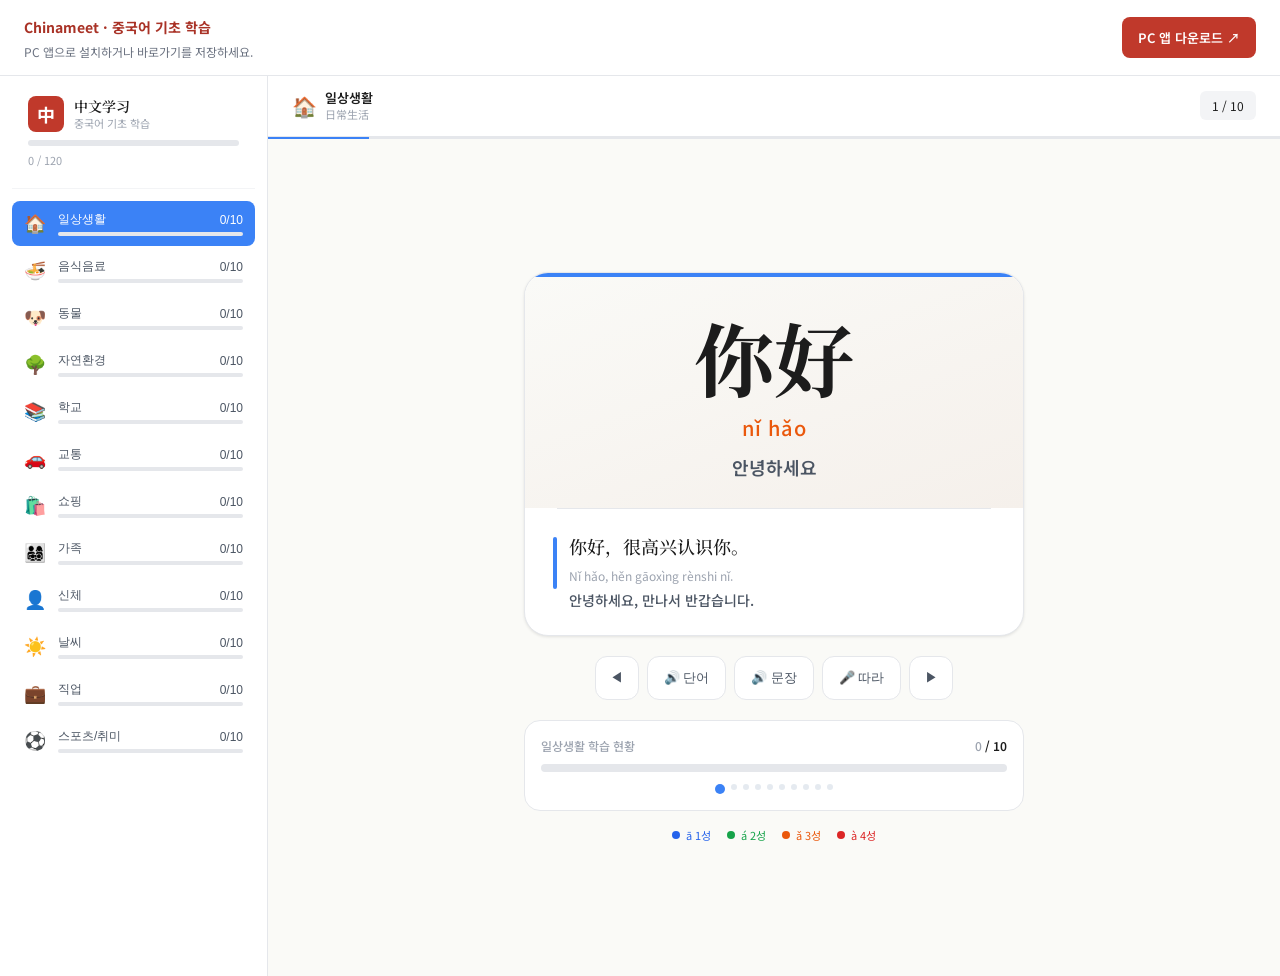
<file: index.html>
<!DOCTYPE html>
<html lang="ko">
<head>
    <meta charset="UTF-8">
    <meta name="viewport" content="width=device-width, initial-scale=1.0">
    <title>中文学习 - 중국어 기초 학습</title>
    <link rel="preconnect" href="https://fonts.googleapis.com">
    <link rel="preconnect" href="https://fonts.gstatic.com" crossorigin>
    <link href="https://fonts.googleapis.com/css2?family=Noto+Sans+KR:wght@400;500;600;700&family=Noto+Serif+SC:wght@400;600;700&family=Noto+Sans+SC:wght@400;500&display=swap" rel="stylesheet">
    <style>
        * {
            margin: 0;
            padding: 0;
            box-sizing: border-box;
        }

        body {
            font-family: 'Noto Sans KR', sans-serif;
            background: #FAFAF7;
            color: #1C1C1C;
            overflow-x: hidden;
        }

        .container {
            display: flex;
            min-height: 100vh;
        }

        /* 사이드바 */
        .sidebar {
            width: 268px;
            background: white;
            border-right: 1px solid #E5E7EB;
            overflow-y: auto;
            padding: 20px 12px;
            flex-shrink: 0;
        }

        .sidebar-header {
            padding: 0 16px 20px;
            border-bottom: 1px solid #F3F4F6;
            margin-bottom: 12px;
        }

        .sidebar-title {
            display: flex;
            align-items: center;
            gap: 10px;
            margin-bottom: 8px;
        }

        .sidebar-badge {
            width: 36px;
            height: 36px;
            background: #C0392B;
            color: white;
            border-radius: 8px;
            display: flex;
            align-items: center;
            justify-content: center;
            font-size: 18px;
            font-weight: bold;
        }

        .sidebar-title h1 {
            font-size: 14px;
            font-weight: 600;
            line-height: 1.2;
            font-family: 'Noto Serif SC', serif;
        }

        .sidebar-title p {
            font-size: 11px;
            color: #9CA3AF;
        }

        .progress-bar {
            width: 100%;
            height: 6px;
            background: #E5E7EB;
            border-radius: 3px;
            overflow: hidden;
            margin-top: 8px;
        }

        .progress-fill {
            height: 100%;
            background: #C0392B;
            width: 0%;
            transition: width 0.5s ease;
        }

        .categories {
            display: flex;
            flex-direction: column;
            gap: 2px;
        }

        .category-btn {
            display: flex;
            align-items: center;
            gap: 12px;
            padding: 10px 12px;
            border-radius: 8px;
            border: none;
            background: transparent;
            cursor: pointer;
            text-align: left;
            transition: all 0.15s;
            font-size: 13px;
            color: #4B5563;
        }

        .category-btn:hover {
            background: #F9FAFB;
        }

        .category-btn.active {
            color: white;
        }

        .category-btn .emoji {
            font-size: 18px;
            flex-shrink: 0;
        }

        .category-info {
            flex: 1;
            min-width: 0;
        }

        .category-name {
            font-size: 12px;
            font-weight: 500;
            margin-bottom: 4px;
            display: flex;
            justify-content: space-between;
            align-items: center;
        }

        .category-progress {
            width: 100%;
            height: 4px;
            background: #E5E7EB;
            border-radius: 2px;
            overflow: hidden;
        }

        .category-progress-fill {
            height: 100%;
            transition: width 0.5s ease;
        }

        /* 메인 콘텐츠 */
        .main {
            flex: 1;
            display: flex;
            flex-direction: column;
            min-w-0;
        }

        .header {
            background: white;
            border-bottom: 1px solid #E5E7EB;
            padding: 14px 24px;
            display: flex;
            align-items: center;
            justify-content: space-between;
            position: sticky;
            top: 0;
            z-index: 20;
        }

        .header-left {
            display: flex;
            align-items: center;
            gap: 12px;
        }

        .header-category {
            display: flex;
            align-items: center;
            gap: 8px;
        }

        .header-category .emoji {
            font-size: 20px;
        }

        .header-category-info h2 {
            font-size: 13px;
            font-weight: 600;
            line-height: 1.2;
        }

        .header-category-info p {
            font-size: 11px;
            color: #9CA3AF;
        }

        .header-right {
            display: flex;
            align-items: center;
            gap: 12px;
        }

        .progress-counter {
            background: #F3F4F6;
            border-radius: 6px;
            padding: 6px 12px;
            font-size: 12px;
        }

        .progress-counter strong {
            color: #1C1C1C;
        }

        .progress-bar-top {
            height: 2px;
            background: #E5E7EB;
        }

        .progress-bar-top-fill {
            height: 100%;
            transition: width 0.4s ease;
        }

        /* 메인 카드 영역 */
        .content {
            flex: 1;
            display: flex;
            align-items: center;
            justify-content: center;
            padding: 24px 16px;
            overflow-y: auto;
        }

        .card-wrapper {
            width: 100%;
            max-width: 500px;
        }

        .card {
            background: white;
            border-radius: 24px;
            box-shadow: 0 1px 3px rgba(0,0,0,0.1);
            border: 1px solid #E5E7EB;
            overflow: hidden;
        }

        .card-top {
            padding: 40px 32px 28px;
            background: linear-gradient(160deg, #FAFAF7 0%, #F5F0EB 100%);
            text-align: center;
            position: relative;
        }

        .card-top::before {
            content: '';
            position: absolute;
            top: 0;
            left: 0;
            right: 0;
            height: 4px;
        }

        .card-chinese {
            font-family: 'Noto Serif SC', serif;
            font-size: 80px;
            font-weight: bold;
            margin-bottom: 16px;
            line-height: 1;
            color: #1C1C1C;
        }

        .card-pinyin {
            font-family: 'Noto Sans SC', sans-serif;
            font-size: 20px;
            font-weight: 500;
            margin-bottom: 12px;
            letter-spacing: 0.05em;
        }

        .card-meaning {
            font-size: 18px;
            font-weight: 600;
            color: #4B5563;
        }

        .card-divider {
            height: 1px;
            background: #E5E7EB;
            margin: 0 32px;
        }

        .card-bottom {
            padding: 24px 28px;
        }

        .sentence-container {
            display: flex;
            gap: 12px;
        }

        .sentence-bar {
            width: 4px;
            border-radius: 2px;
            flex-shrink: 0;
            margin-top: 4px;
            height: 52px;
        }

        .sentence-content {
            flex: 1;
            min-width: 0;
        }

        .sentence-text {
            font-family: 'Noto Serif SC', serif;
            font-size: 18px;
            font-weight: 500;
            color: #1C1C1C;
            margin-bottom: 8px;
            line-height: 1.5;
        }

        .sentence-pinyin {
            font-size: 12px;
            color: #9CA3AF;
            margin-bottom: 6px;
            line-height: 1.4;
        }

        .sentence-meaning {
            font-size: 14px;
            color: #4B5563;
            font-weight: 500;
            line-height: 1.4;
        }

        /* 컨트롤 버튼 */
        .controls {
            display: flex;
            align-items: center;
            justify-content: center;
            gap: 8px;
            margin-top: 20px;
            flex-wrap: wrap;
        }

        button {
            border: none;
            border-radius: 12px;
            cursor: pointer;
            font-size: 13px;
            font-weight: 500;
            transition: all 0.15s;
            display: flex;
            align-items: center;
            gap: 6px;
        }

        .btn-nav {
            width: 44px;
            height: 44px;
            background: white;
            border: 1px solid #E5E7EB;
            color: #4B5563;
            display: flex;
            align-items: center;
            justify-content: center;
            padding: 0;
        }

        .btn-nav:hover {
            border-color: #D1D5DB;
        }

        .btn-action {
            height: 44px;
            padding: 0 16px;
            background: white;
            border: 1px solid #E5E7EB;
            color: #4B5563;
        }

        .btn-action:hover {
            border-color: #D1D5DB;
        }

        .btn-action.active {
            color: white;
        }

        .btn-action.listening {
            background: #C0392B;
            border-color: #C0392B;
        }

        /* 진행 상황 */
        .stats {
            margin-top: 20px;
            background: white;
            border-radius: 16px;
            border: 1px solid #E5E7EB;
            padding: 16px;
        }

        .stats-header {
            display: flex;
            justify-content: space-between;
            align-items: center;
            margin-bottom: 10px;
            font-size: 12px;
        }

        .stats-header span:first-child {
            color: #9CA3AF;
            font-weight: 500;
        }

        .stats-header span:last-child {
            color: #1C1C1C;
            font-weight: 600;
        }

        .stats-bar {
            width: 100%;
            height: 8px;
            background: #E5E7EB;
            border-radius: 4px;
            overflow: hidden;
            margin-bottom: 12px;
        }

        .stats-fill {
            height: 100%;
            transition: width 0.5s ease;
        }

        .word-dots {
            display: flex;
            flex-wrap: wrap;
            gap: 6px;
            justify-content: center;
            max-height: 64px;
            overflow: hidden;
        }

        .dot {
            width: 6px;
            height: 6px;
            border-radius: 50%;
            cursor: pointer;
            transition: all 0.2s;
        }

        .dot:hover {
            transform: scale(1.5);
        }

        .tone-legend {
            display: flex;
            justify-content: center;
            gap: 16px;
            flex-wrap: wrap;
            margin-top: 16px;
            font-size: 11px;
            color: #9CA3AF;
        }

        .tone-item {
            display: flex;
            align-items: center;
            gap: 6px;
        }

        .tone-dot {
            width: 8px;
            height: 8px;
            border-radius: 50%;
        }

        /* 반응형 */
        @media (max-width: 768px) {
            .sidebar {
                width: 100%;
                max-height: 40vh;
                border-right: none;
                border-bottom: 1px solid #E5E7EB;
                overflow-x: auto;
                display: flex;
                flex-direction: column;
            }

            .container {
                flex-direction: column;
            }

            .main {
                flex: 1;
            }

            .card-chinese {
                font-size: 60px;
            }

            .card-top {
                padding: 32px 24px 20px;
            }

            .header {
                padding: 12px 16px;
                font-size: 12px;
            }

            .content {
                padding: 16px 12px;
            }

            .card-wrapper {
                max-width: 100%;
            }

            .controls {
                gap: 6px;
            }

            .btn-action {
                padding: 0 12px;
                font-size: 12px;
            }
        }

        @media (max-width: 480px) {
            .card-chinese {
                font-size: 48px;
            }

            .card-pinyin {
                font-size: 16px;
            }

            .card-meaning {
                font-size: 16px;
            }

            .sentence-text {
                font-size: 16px;
            }

            .btn-nav {
                width: 40px;
                height: 40px;
            }

            .btn-action {
                height: 40px;
                padding: 0 10px;
                font-size: 11px;
            }
        }

        /* 성공 파티클 */
        .particles {
            position: fixed;
            top: 0;
            left: 0;
            width: 100%;
            height: 100%;
            pointer-events: none;
            z-index: 999;
        }

        .particle {
            position: absolute;
            pointer-events: none;
        }

        /* 토스트 알림 */
        .toast {
            position: fixed;
            bottom: 20px;
            right: 20px;
            background: white;
            padding: 16px 20px;
            border-radius: 8px;
            box-shadow: 0 4px 12px rgba(0,0,0,0.15);
            z-index: 1000;
            animation: slideIn 0.3s ease;
            max-width: 300px;
        }

        .toast.success {
            border-left: 4px solid #27AE60;
            background: #F0FDF4;
            color: #27AE60;
        }

        .toast.error {
            border-left: 4px solid #DC2626;
            background: #FEF2F2;
            color: #DC2626;
        }

        @keyframes slideIn {
            from {
                transform: translateX(400px);
                opacity: 0;
            }
            to {
                transform: translateX(0);
                opacity: 1;
            }
        }

        @keyframes slideOut {
            from {
                transform: translateX(0);
                opacity: 1;
            }
            to {
                transform: translateX(400px);
                opacity: 0;
            }
        }

        .toast.hide {
            animation: slideOut 0.3s ease forwards;
        }
    </style>

    <meta name="theme-color" content="#C0392B">
    <meta name="apple-mobile-web-app-capable" content="yes">
    <meta name="apple-mobile-web-app-title" content="Chinameet">
    <link rel="manifest" href="./manifest.webmanifest">
    <link rel="icon" type="image/png" href="./icons/app-192.png">
    <link rel="apple-touch-icon" href="./icons/apple-touch-icon.png">
    <script src="./install-capture.js"></script>
    <link rel="stylesheet" href="./app.css?v=android-install-3">
    <script defer src="./install.js?v=android-install-3"></script>
</head>
<body>
    <section class="cm-install" aria-label="Chinameet 앱 다운로드">
        <div><strong>Chinameet · 중국어 기초 학습</strong><p id="installStatus" role="status">홈 화면에 추가하고 간편하게 학습하세요.</p></div>
        <div class="cm-actions"><button id="installButton" type="button">앱 설치하기 ↗</button><a id="pcShortcut" href="#" download="Chinameet.url" hidden>PC 바로가기 저장 ↓</a></div>
    </section>
    <dialog id="installDialog" aria-labelledby="installTitle">
        <div class="cm-dialog-top"><h2 id="installTitle">Chinameet 설치 안내</h2><button id="closeGuide" type="button" aria-label="설치 안내 닫기">×</button></div>
        <p id="installGuide"></p><ol id="installSteps"></ol><p>발음·음성 인식 지원은 기기와 브라우저에 따라 다릅니다. 따라 말하기에는 마이크 권한과 인터넷 연결이 필요할 수 있어요.</p>
        <button id="installRetry" class="cm-download" type="button" hidden>앱 설치하기 ↗</button>
        <a id="androidChrome" class="cm-download" href="#" hidden>Chrome에서 열기 ↗</a>
        <a id="pcDownload" class="cm-download" href="#" download="Chinameet.url" hidden>PC 바로가기 파일 저장 ↓</a>
    </dialog>
    <div class="container">
        <!-- 사이드바 -->
        <div class="sidebar">
            <div class="sidebar-header">
                <div class="sidebar-title">
                    <div class="sidebar-badge">中</div>
                    <div>
                        <h1>中文学习</h1>
                        <p>중국어 기초 학습</p>
                    </div>
                </div>
                <div class="progress-bar">
                    <div class="progress-fill" id="totalProgressFill"></div>
                </div>
                <div style="font-size: 11px; color: #9CA3AF; margin-top: 6px;">
                    <span id="totalLearned">0</span> / <span id="totalWords">580</span>
                </div>
            </div>

            <div class="categories" id="categoriesContainer"></div>
        </div>

        <!-- 메인 콘텐츠 -->
        <div class="main">
            <!-- 헤더 -->
            <div class="header">
                <div class="header-left">
                    <div class="header-category">
                        <span class="emoji" id="headerEmoji"></span>
                        <div class="header-category-info">
                            <h2 id="headerName"></h2>
                            <p id="headerNameZh"></p>
                        </div>
                    </div>
                </div>
                <div class="header-right">
                    <div class="progress-counter">
                        <span id="currentIndex">1</span> / <span id="totalIndex">90</span>
                    </div>
                </div>
            </div>

            <div class="progress-bar-top">
                <div class="progress-bar-top-fill" id="categoryProgressFill"></div>
            </div>

            <!-- 메인 카드 -->
            <div class="content">
                <div class="card-wrapper">
                    <div class="card">
                        <div class="card-top" id="cardTop">
                            <div class="card-chinese" id="cardChinese">你好</div>
                            <div class="card-pinyin" id="cardPinyin" style="color: #2563EB;">nǐ hǎo</div>
                            <div class="card-meaning" id="cardMeaning">안녕하세요</div>
                        </div>

                        <div class="card-divider"></div>

                        <div class="card-bottom">
                            <div class="sentence-container">
                                <div class="sentence-bar" id="sentenceBar"></div>
                                <div class="sentence-content">
                                    <div class="sentence-text" id="sentenceText">你好，很高兴认识你。</div>
                                    <div class="sentence-pinyin" id="sentencePinyin">Nǐ hǎo, hěn gāoxìng rènshi nǐ.</div>
                                    <div class="sentence-meaning" id="sentenceMeaning">안녕하세요, 만나서 반갑습니다.</div>
                                </div>
                            </div>
                        </div>
                    </div>

                    <!-- 컨트롤 버튼 -->
                    <div class="controls">
                        <button class="btn-nav" id="prevBtn" title="이전 (←)">◀</button>
                        <button class="btn-action" id="playWordBtn" title="단어 발음">🔊 단어</button>
                        <button class="btn-action" id="playSentenceBtn" title="문장 발음">🔊 문장</button>
                        <button class="btn-action" id="listenBtn" title="따라하기 (R)">🎤 따라</button>
                        <button class="btn-nav" id="nextBtn" title="다음 (→)">▶</button>
                    </div>

                    <!-- 진행 상황 -->
                    <div class="stats">
                        <div class="stats-header">
                            <span id="statsLabel"></span>
                            <span><span id="categoryLearned">0</span> / <span id="categoryTotal">90</span></span>
                        </div>
                        <div class="stats-bar">
                            <div class="stats-fill" id="categoryStatsFill"></div>
                        </div>
                        <div class="word-dots" id="wordDots"></div>
                    </div>

                    <!-- 성조 범례 -->
                    <div class="tone-legend">
                        <div class="tone-item">
                            <div class="tone-dot" style="background: #2563EB;"></div>
                            <span style="color: #2563EB;">ā 1성</span>
                        </div>
                        <div class="tone-item">
                            <div class="tone-dot" style="background: #16A34A;"></div>
                            <span style="color: #16A34A;">á 2성</span>
                        </div>
                        <div class="tone-item">
                            <div class="tone-dot" style="background: #EA580C;"></div>
                            <span style="color: #EA580C;">ǎ 3성</span>
                        </div>
                        <div class="tone-item">
                            <div class="tone-dot" style="background: #DC2626;"></div>
                            <span style="color: #DC2626;">à 4성</span>
                        </div>
                    </div>
                </div>
            </div>
        </div>
    </div>

    <div class="particles" id="particles"></div>

    <script>
        // 중국어 단어 데이터
        const categories = [
            {
                id: "daily",
                name: "일상생활",
                nameZh: "日常生活",
                emoji: "🏠",
                color: "#3B82F6",
                words: [
                    {id:"d001",word:"你好",pinyin:"nǐ hǎo",meaning:"안녕하세요",sentence:"你好，很高兴认识你。",sentencePinyin:"Nǐ hǎo, hěn gāoxìng rènshi nǐ.",sentenceMeaning:"안녕하세요, 만나서 반갑습니다."},
                    {id:"d002",word:"谢谢",pinyin:"xièxiè",meaning:"감사합니다",sentence:"谢谢你的帮助。",sentencePinyin:"Xièxiè nǐ de bāngzhù.",sentenceMeaning:"당신의 도움을 감사합니다."},
                    {id:"d003",word:"对不起",pinyin:"duìbù qǐ",meaning:"죄송합니다",sentence:"对不起，我迟到了。",sentencePinyin:"Duìbù qǐ, wǒ chídào le.",sentenceMeaning:"죄송합니다, 저는 늦었습니다."},
                    {id:"d004",word:"没关系",pinyin:"méi guānxi",meaning:"괜찮습니다",sentence:"没关系，下次准时来。",sentencePinyin:"Méi guānxi, xiàcì zhǔnshí lái.",sentenceMeaning:"괜찮습니다, 다음에 정시에 오세요."},
                    {id:"d005",word:"早上好",pinyin:"zǎoshang hǎo",meaning:"좋은 아침",sentence:"早上好！今天天气真好。",sentencePinyin:"Zǎoshang hǎo! Jīntiān tiānqì zhēn hǎo.",sentenceMeaning:"좋은 아침입니다! 오늘 날씨가 정말 좋습니다."},
                    {id:"d006",word:"晚安",pinyin:"wǎn ān",meaning:"안녕히 주무세요",sentence:"晚安，明天见。",sentencePinyin:"Wǎn ān, míngtiān jiàn.",sentenceMeaning:"안녕히 주무세요, 내일 봐요."},
                    {id:"d007",word:"再见",pinyin:"zàijiàn",meaning:"안녕히 가세요",sentence:"再见！下周见。",sentencePinyin:"Zàijiàn! Xiàzhōu jiàn.",sentenceMeaning:"안녕히 가세요! 다음 주에 봐요."},
                    {id:"d008",word:"请",pinyin:"qǐng",meaning:"부탁합니다",sentence:"请坐。",sentencePinyin:"Qǐng zuò.",sentenceMeaning:"앉으세요."},
                    {id:"d009",word:"好的",pinyin:"hǎo de",meaning:"좋습니다",sentence:"好的，我明白了。",sentencePinyin:"Hǎo de, wǒ míngbai le.",sentenceMeaning:"좋습니다, 저는 이해했습니다."},
                    {id:"d010",word:"不好意思",pinyin:"búhǎo yìsi",meaning:"미안합니다/부끄럽습니다",sentence:"不好意思，我不知道。",sentencePinyin:"Búhǎo yìsi, wǒ búzhīdào.",sentenceMeaning:"미안합니다, 저는 모릅니다."}
                ]
            },
            {
                id: "food",
                name: "음식음료",
                nameZh: "食物饮料",
                emoji: "🍜",
                color: "#F59E0B",
                words: [
                    {id:"f001",word:"米饭",pinyin:"mǐfàn",meaning:"밥",sentence:"我喜欢吃米饭。",sentencePinyin:"Wǒ xǐhuān chī mǐfàn.",sentenceMeaning:"저는 밥 먹는 것을 좋아합니다."},
                    {id:"f002",word:"面条",pinyin:"miàntiáo",meaning:"국수",sentence:"这是中国面条。",sentencePinyin:"Zhè shì Zhōngguó miàntiáo.",sentenceMeaning:"이것은 중국 국수입니다."},
                    {id:"f003",word:"水",pinyin:"shuǐ",meaning:"물",sentence:"请给我一杯水。",sentencePinyin:"Qǐng gěi wǒ yī bēi shuǐ.",sentenceMeaning:"저에게 한 잔의 물을 주세요."},
                    {id:"f004",word:"茶",pinyin:"chá",meaning:"차",sentence:"你喜欢喝茶吗？",sentencePinyin:"Nǐ xǐhuān hē chá ma?",sentenceMeaning:"당신은 차 마시는 것을 좋아하나요?"},
                    {id:"f005",word:"咖啡",pinyin:"kāfēi",meaning:"커피",sentence:"我每天喝咖啡。",sentencePinyin:"Wǒ měitiān hē kāfēi.",sentenceMeaning:"저는 매일 커피를 마십니다."},
                    {id:"f006",word:"苹果",pinyin:"píngguǒ",meaning:"사과",sentence:"这个苹果很甜。",sentencePinyin:"Zhège píngguǒ hěn tián.",sentenceMeaning:"이 사과는 매우 달콤합니다."},
                    {id:"f007",word:"香蕉",pinyin:"xiāngjiāo",meaning:"바나나",sentence:"我吃了两根香蕉。",sentencePinyin:"Wǒ chīle liǎng gēn xiāngjiāo.",sentenceMeaning:"저는 바나나 두 개를 먹었습니다."},
                    {id:"f008",word:"鸡蛋",pinyin:"jīdàn",meaning:"계란",sentence:"早餐吃鸡蛋和面包。",sentencePinyin:"Zǎocān chī jīdàn hé miànbāo.",sentenceMeaning:"아침 식사로 계란과 빵을 먹습니다."},
                    {id:"f009",word:"牛奶",pinyin:"niúnǎi",meaning:"우유",sentence:"孩子们喝牛奶。",sentencePinyin:"Háizi men hē niúnǎi.",sentenceMeaning:"아이들은 우유를 마십니다."},
                    {id:"f010",word:"面包",pinyin:"miànbāo",meaning:"빵",sentence:"我买了一个面包。",sentencePinyin:"Wǒ mǎile yī ge miànbāo.",sentenceMeaning:"저는 빵 하나를 샀습니다."}
                ]
            },
            {
                id: "animals",
                name: "동물",
                nameZh: "动物",
                emoji: "🐶",
                color: "#8B5CF6",
                words: [
                    {id:"a001",word:"狗",pinyin:"gǒu",meaning:"개",sentence:"这是一只可爱的狗。",sentencePinyin:"Zhè shì yī zhī kěài de gǒu.",sentenceMeaning:"이것은 귀여운 개입니다."},
                    {id:"a002",word:"猫",pinyin:"māo",meaning:"고양이",sentence:"猫喜欢睡觉。",sentencePinyin:"Māo xǐhuān shuìjiào.",sentenceMeaning:"고양이는 자는 것을 좋아합니다."},
                    {id:"a003",word:"鸟",pinyin:"niǎo",meaning:"새",sentence:"鸟在树上唱歌。",sentencePinyin:"Niǎo zài shù shang chànggē.",sentenceMeaning:"새가 나무 위에서 노래합니다."},
                    {id:"a004",word:"鱼",pinyin:"yú",meaning:"물고기",sentence:"水里有很多鱼。",sentencePinyin:"Shuǐ lǐ yǒu hěnduō yú.",sentenceMeaning:"물속에는 많은 물고기가 있습니다."},
                    {id:"a005",word:"老鼠",pinyin:"lǎoshǔ",meaning:"쥐",sentence:"老鼠很害怕猫。",sentencePinyin:"Lǎoshǔ hěn hàipà māo.",sentenceMeaning:"쥐는 고양이를 매우 두려워합니다."},
                    {id:"a006",word:"兔子",pinyin:"tùzi",meaning:"토끼",sentence:"兔子有长长的耳朵。",sentencePinyin:"Tùzi yǒu chángcháng de ěrduǒ.",sentenceMeaning:"토끼는 긴 귀를 가지고 있습니다."},
                    {id:"a007",word:"熊",pinyin:"xióng",meaning:"곰",sentence:"熊在森林里生活。",sentencePinyin:"Xióng zài sēnlín lǐ shēnghuó.",sentenceMeaning:"곰은 숲에서 삽니다."},
                    {id:"a008",word:"狮子",pinyin:"shīzi",meaning:"사자",sentence:"狮子是森林之王。",sentencePinyin:"Shīzi shì sēnlín zhī wáng.",sentenceMeaning:"사자는 숲의 왕입니다."},
                    {id:"a009",word:"大象",pinyin:"dàxiàng",meaning:"코끼리",sentence:"大象有长长的鼻子。",sentencePinyin:"Dàxiàng yǒu chángcháng de bízi.",sentenceMeaning:"코끼리는 긴 코를 가지고 있습니다."},
                    {id:"a010",word:"蛇",pinyin:"shé",meaning:"뱀",sentence:"蛇在草地里爬行。",sentencePinyin:"Shé zài cǎodì lǐ páxíng.",sentenceMeaning:"뱀이 풀밭에서 기어갑니다."}
                ]
            },
            {
                id: "nature",
                name: "자연환경",
                nameZh: "自然环境",
                emoji: "🌳",
                color: "#10B981",
                words: [
                    {id:"n001",word:"树",pinyin:"shù",meaning:"나무",sentence:"这棵树很高。",sentencePinyin:"Zhè kē shù hěn gāo.",sentenceMeaning:"이 나무는 매우 높습니다."},
                    {id:"n002",word:"花",pinyin:"huā",meaning:"꽃",sentence:"花园里有很多花。",sentencePinyin:"Huāyuán lǐ yǒu hěnduō huā.",sentenceMeaning:"정원에는 많은 꽃이 있습니다."},
                    {id:"n003",word:"山",pinyin:"shān",meaning:"산",sentence:"我们爬山去。",sentencePinyin:"Wǒmen páshān qù.",sentenceMeaning:"우리는 산에 올라갑니다."},
                    {id:"n004",word:"河",pinyin:"hé",meaning:"강",sentence:"河里的水很清。",sentencePinyin:"Hé lǐ de shuǐ hěn qīng.",sentenceMeaning:"강의 물은 매우 맑습니다."},
                    {id:"n005",word:"海",pinyin:"hǎi",meaning:"바다",sentence:"我喜欢去海边。",sentencePinyin:"Wǒ xǐhuān qù hǎibiān.",sentenceMeaning:"저는 해변에 가는 것을 좋아합니다."},
                    {id:"n006",word:"太阳",pinyin:"tàiyáng",meaning:"태양",sentence:"太阳很热。",sentencePinyin:"Tàiyáng hěn rè.",sentenceMeaning:"태양은 매우 뜨겁습니다."},
                    {id:"n007",word:"月亮",pinyin:"yuèliàng",meaning:"달",sentence:"月亮很圆。",sentencePinyin:"Yuèliàng hěn yuán.",sentenceMeaning:"달은 매우 동글납니다."},
                    {id:"n008",word:"星星",pinyin:"xīngxing",meaning:"별",sentence:"晚上有很多星星。",sentencePinyin:"Wǎnshang yǒu hěnduō xīngxing.",sentenceMeaning:"밤에는 많은 별이 있습니다."},
                    {id:"n009",word:"云",pinyin:"yún",meaning:"구름",sentence:"天空中有白云。",sentencePinyin:"Tiānkōng zhōng yǒu báiyún.",sentenceMeaning:"하늘에는 흰 구름이 있습니다."},
                    {id:"n010",word:"雨",pinyin:"yǔ",meaning:"비",sentence:"下雨了，我带伞。",sentencePinyin:"Xiàyǔ le, wǒ dài sǎn.",sentenceMeaning:"비가 내렸습니다, 저는 우산을 가져갑니다."}
                ]
            },
            {
                id: "school",
                name: "학교",
                nameZh: "学校",
                emoji: "📚",
                color: "#EF4444",
                words: [
                    {id:"s001",word:"学生",pinyin:"xuésheng",meaning:"학생",sentence:"我是一个学生。",sentencePinyin:"Wǒ shì yī ge xuésheng.",sentenceMeaning:"저는 학생입니다."},
                    {id:"s002",word:"老师",pinyin:"lǎoshī",meaning:"선생님",sentence:"老师很和蔼。",sentencePinyin:"Lǎoshī hěn héaǐ.",sentenceMeaning:"선생님은 매우 친절합니다."},
                    {id:"s003",word:"教室",pinyin:"jiàoshì",meaning:"교실",sentence:"教室里有30个学生。",sentencePinyin:"Jiàoshì lǐ yǒu 30 ge xuésheng.",sentenceMeaning:"교실에는 30명의 학생이 있습니다."},
                    {id:"s004",word:"书",pinyin:"shū",meaning:"책",sentence:"我喜欢看书。",sentencePinyin:"Wǒ xǐhuān kànshū.",sentenceMeaning:"저는 책 읽는 것을 좋아합니다."},
                    {id:"s005",word:"笔",pinyin:"bǐ",meaning:"펜",sentence:"我用笔写字。",sentencePinyin:"Wǒ yòng bǐ xiězì.",sentenceMeaning:"저는 펜으로 글을 씁니다."},
                    {id:"s006",word:"纸",pinyin:"zhǐ",meaning:"종이",sentence:"这是一张白纸。",sentencePinyin:"Zhè shì yī zhāng báizhǐ.",sentenceMeaning:"이것은 흰 종이 한 장입니다."},
                    {id:"s007",word:"黑板",pinyin:"hēibǎn",meaning:"칠판",sentence:"老师在黑板上写字。",sentencePinyin:"Lǎoshī zài hēibǎn shang xiězì.",sentenceMeaning:"선생님은 칠판에 글을 씁니다."},
                    {id:"s008",word:"考试",pinyin:"kǎoshì",meaning:"시험",sentence:"明天有考试。",sentencePinyin:"Míngtiān yǒu kǎoshì.",sentenceMeaning:"내일 시험이 있습니다."},
                    {id:"s009",word:"作业",pinyin:"zuòyè",meaning:"숙제",sentence:"今天的作业很多。",sentencePinyin:"Jīntiān de zuòyè hěnduō.",sentenceMeaning:"오늘의 숙제가 많습니다."},
                    {id:"s010",word:"成绩",pinyin:"chéngjì",meaning:"성적",sentence:"我的成绩很好。",sentencePinyin:"Wǒ de chéngjì hěn hǎo.",sentenceMeaning:"제 성적은 좋습니다."}
                ]
            },
            {
                id: "transport",
                name: "교통",
                nameZh: "交通",
                emoji: "🚗",
                color: "#06B6D4",
                words: [
                    {id:"t001",word:"汽车",pinyin:"qìchē",meaning:"자동차",sentence:"我有一辆红色的汽车。",sentencePinyin:"Wǒ yǒu yī liàng hóngsè de qìchē.",sentenceMeaning:"저는 빨간 자동차를 가지고 있습니다."},
                    {id:"t002",word:"火车",pinyin:"huǒchē",meaning:"기차",sentence:"火车很快。",sentencePinyin:"Huǒchē hěn kuài.",sentenceMeaning:"기차는 매우 빠릅니다."},
                    {id:"t003",word:"飞机",pinyin:"fēijī",meaning:"비행기",sentence:"飞机在天空飞行。",sentencePinyin:"Fēijī zài tiānkōng fēixíng.",sentenceMeaning:"비행기가 하늘에서 날고 있습니다."},
                    {id:"t004",word:"船",pinyin:"chuán",meaning:"배",sentence:"船在海上航行。",sentencePinyin:"Chuán zài hǎi shang hángxíng.",sentenceMeaning:"배가 바다에서 항해합니다."},
                    {id:"t005",word:"自行车",pinyin:"zìxíngchē",meaning:"자전거",sentence:"我骑自行车去学校。",sentencePinyin:"Wǒ qī zìxíngchē qù xuéxiào.",sentenceMeaning:"저는 자전거를 타고 학교에 갑니다."},
                    {id:"t006",word:"公交车",pinyin:"gōngjiāochē",meaning:"버스",sentence:"我坐公交车上班。",sentencePinyin:"Wǒ zuò gōngjiāochē shàngbān.",sentenceMeaning:"저는 버스를 타고 출근합니다."},
                    {id:"t007",word:"出租车",pinyin:"chūzūchē",meaning:"택시",sentence:"我打了一辆出租车。",sentencePinyin:"Wǒ dǎle yī liàng chūzūchē.",sentenceMeaning:"저는 택시를 탔습니다."},
                    {id:"t008",word:"地铁",pinyin:"dìtiě",meaning:"지하철",sentence:"地铁很方便。",sentencePinyin:"Dìtiě hěn fāngbiàn.",sentenceMeaning:"지하철은 매우 편리합니다."},
                    {id:"t009",word:"路",pinyin:"lù",meaning:"길",sentence:"这条路很宽。",sentencePinyin:"Zhè tiáo lù hěn kuān.",sentenceMeaning:"이 길은 매우 넓습니다."},
                    {id:"t010",word:"停车场",pinyin:"tíngchēchǎng",meaning:"주차장",sentence:"停车场里有很多车。",sentencePinyin:"Tíngchēchǎng lǐ yǒu hěnduō chē.",sentenceMeaning:"주차장에는 많은 자동차가 있습니다."}
                ]
            },
            {
                id: "shopping",
                name: "쇼핑",
                nameZh: "购物",
                emoji: "🛍️",
                color: "#EC4899",
                words: [
                    {id:"sh001",word:"商店",pinyin:"shāngdiàn",meaning:"가게",sentence:"商店里有很多东西。",sentencePinyin:"Shāngdiàn lǐ yǒu hěnduō dōngxi.",sentenceMeaning:"가게에는 많은 물건이 있습니다."},
                    {id:"sh002",word:"价格",pinyin:"jiàgé",meaning:"가격",sentence:"这个价格很便宜。",sentencePinyin:"Zhège jiàgé hěn piányí.",sentenceMeaning:"이 가격은 매우 저렴합니다."},
                    {id:"sh003",word:"钱",pinyin:"qián",meaning:"돈",sentence:"我没有足够的钱。",sentencePinyin:"Wǒ méiyǒu zúgòu de qián.",sentenceMeaning:"저는 충분한 돈이 없습니다."},
                    {id:"sh004",word:"买",pinyin:"mǎi",meaning:"사다",sentence:"我买了一件新衣服。",sentencePinyin:"Wǒ mǎile yī jiàn xīn yīfu.",sentenceMeaning:"저는 새 옷을 샀습니다."},
                    {id:"sh005",word:"卖",pinyin:"mài",meaning:"팔다",sentence:"他在卖书。",sentencePinyin:"Tā zài mài shū.",sentenceMeaning:"그는 책을 팔고 있습니다."},
                    {id:"sh006",word:"衣服",pinyin:"yīfu",meaning:"옷",sentence:"这件衣服很漂亮。",sentencePinyin:"Zhè jiàn yīfu hěn piàoliang.",sentenceMeaning:"이 옷은 매우 예쁩니다."},
                    {id:"sh007",word:"鞋",pinyin:"xié",meaning:"신발",sentence:"我需要买新鞋。",sentencePinyin:"Wǒ xūyào mǎi xīn xié.",sentenceMeaning:"저는 새 신발을 사야 합니다."},
                    {id:"sh008",word:"帽子",pinyin:"màozi",meaning:"모자",sentence:"这个帽子很适合你。",sentencePinyin:"Zhège màozi hěn shìhé nǐ.",sentenceMeaning:"이 모자는 당신에게 매우 잘 어울립니다."},
                    {id:"sh009",word:"包",pinyin:"bāo",meaning:"가방",sentence:"我的包很重。",sentencePinyin:"Wǒ de bāo hěn zhòng.",sentenceMeaning:"제 가방은 매우 무겁습니다."},
                    {id:"sh010",word:"收银台",pinyin:"shōuyín tái",meaning:"계산대",sentence:"请到收银台付款。",sentencePinyin:"Qǐng dào shōuyín tái fùkuǎn.",sentenceMeaning:"계산대에서 결제해 주세요."}
                ]
            },
            {
                id: "family",
                name: "가족",
                nameZh: "家庭",
                emoji: "👨‍👩‍👧‍👦",
                color: "#F97316",
                words: [
                    {id:"fa001",word:"爸爸",pinyin:"bàba",meaning:"아버지",sentence:"我爸爸是医生。",sentencePinyin:"Wǒ bàba shì yīshēng.",sentenceMeaning:"제 아버지는 의사입니다."},
                    {id:"fa002",word:"妈妈",pinyin:"māma",meaning:"어머니",sentence:"我妈妈很温柔。",sentencePinyin:"Wǒ māma hěn wēnróu.",sentenceMeaning:"제 어머니는 매우 부드럽습니다."},
                    {id:"fa003",word:"哥哥",pinyin:"gēge",meaning:"형",sentence:"我哥哥在大学。",sentencePinyin:"Wǒ gēge zài dàxué.",sentenceMeaning:"제 형은 대학에 있습니다."},
                    {id:"fa004",word:"妹妹",pinyin:"mèimei",meaning:"여동생",sentence:"我妹妹很聪明。",sentencePinyin:"Wǒ mèimei hěn cōngming.",sentenceMeaning:"제 여동생은 매우 똑똑합니다."},
                    {id:"fa005",word:"奶奶",pinyin:"nǎinai",meaning:"할머니",sentence:"我奶奶很老。",sentencePinyin:"Wǒ nǎinai hěn lǎo.",sentenceMeaning:"제 할머니는 매우 나이가 많습니다."},
                    {id:"fa006",word:"爷爷",pinyin:"yéye",meaning:"할아버지",sentence:"我爷爷喜欢散步。",sentencePinyin:"Wǒ yéye xǐhuān sǎnbù.",sentenceMeaning:"제 할아버지는 산책하는 것을 좋아합니다."},
                    {id:"fa007",word:"叔叔",pinyin:"shūshu",meaning:"삼촌",sentence:"我叔叔在北京。",sentencePinyin:"Wǒ shūshu zài Běijīng.",sentenceMeaning:"제 삼촌은 베이징에 있습니다."},
                    {id:"fa008",word:"阿姨",pinyin:"āyí",meaning:"이모",sentence:"我阿姨很漂亮。",sentencePinyin:"Wǒ āyí hěn piàoliang.",sentenceMeaning:"제 이모는 매우 예쁩니다."},
                    {id:"fa009",word:"表哥",pinyin:"biǎogē",meaning:"사촌형",sentence:"我表哥很高。",sentencePinyin:"Wǒ biǎogē hěn gāo.",sentenceMeaning:"제 사촌형은 매우 큽니다."},
                    {id:"fa010",word:"表妹",pinyin:"biǎomèi",meaning:"사촌여동생",sentence:"我表妹很可爱。",sentencePinyin:"Wǒ biǎomèi hěn kěài.",sentenceMeaning:"제 사촌여동생은 매우 귀엽습니다."}
                ]
            },
            {
                id: "body",
                name: "신체",
                nameZh: "身体",
                emoji: "👤",
                color: "#06B6D4",
                words: [
                    {id:"b001",word:"头",pinyin:"tóu",meaning:"머리",sentence:"我的头很疼。",sentencePinyin:"Wǒ de tóu hěn téng.",sentenceMeaning:"제 머리가 매우 아픕니다."},
                    {id:"b002",word:"眼睛",pinyin:"yǎnjing",meaning:"눈",sentence:"她的眼睛很大。",sentencePinyin:"Tā de yǎnjing hěn dà.",sentenceMeaning:"그녀의 눈은 매우 큽니다."},
                    {id:"b003",word:"鼻子",pinyin:"bízi",meaning:"코",sentence:"我的鼻子很敏感。",sentencePinyin:"Wǒ de bízi hěn mǐngǎn.",sentenceMeaning:"제 코는 매우 민감합니다."},
                    {id:"b004",word:"嘴",pinyin:"zuǐ",meaning:"입",sentence:"不要张开嘴。",sentencePinyin:"búyào zhāngkāi zuǐ.",sentenceMeaning:"입을 열지 마세요."},
                    {id:"b005",word:"牙齿",pinyin:"yáchǐ",meaning:"치아",sentence:"我需要刷牙齿。",sentencePinyin:"Wǒ xūyào shuā yáchǐ.",sentenceMeaning:"저는 이를 닦아야 합니다."},
                    {id:"b006",word:"耳朵",pinyin:"ěrduǒ",meaning:"귀",sentence:"我的耳朵很灵敏。",sentencePinyin:"Wǒ de ěrduǒ hěn língmǐn.",sentenceMeaning:"제 귀는 매우 민첩합니다."},
                    {id:"b007",word:"手",pinyin:"shǒu",meaning:"손",sentence:"请举起你的手。",sentencePinyin:"Qǐng jǔqǐ nǐ de shǒu.",sentenceMeaning:"손을 들어주세요."},
                    {id:"b008",word:"脚",pinyin:"jiǎo",meaning:"발",sentence:"我的脚很疼。",sentencePinyin:"Wǒ de jiǎo hěn téng.",sentenceMeaning:"제 발이 매우 아픕니다."},
                    {id:"b009",word:"心",pinyin:"xīn",meaning:"마음/심장",sentence:"我用心去做。",sentencePinyin:"Wǒ yòng xīn qù zuò.",sentenceMeaning:"저는 마음을 다해 합니다."},
                    {id:"b010",word:"背",pinyin:"bèi",meaning:"등",sentence:"我的背很疼。",sentencePinyin:"Wǒ de bèi hěn téng.",sentenceMeaning:"제 등이 매우 아픕니다."}
                ]
            },
            {
                id: "weather",
                name: "날씨",
                nameZh: "天气",
                emoji: "☀️",
                color: "#FBBF24",
                words: [
                    {id:"w001",word:"晴天",pinyin:"qīngtiān",meaning:"맑은 날",sentence:"今天是晴天。",sentencePinyin:"Jīntiān shì qīngtiān.",sentenceMeaning:"오늘은 맑은 날입니다."},
                    {id:"w002",word:"下雨",pinyin:"xiàyǔ",meaning:"비가 내리다",sentence:"明天会下雨。",sentencePinyin:"Míngtiān huì xiàyǔ.",sentenceMeaning:"내일 비가 올 것입니다."},
                    {id:"w003",word:"下雪",pinyin:"xiàxuě",meaning:"눈이 내리다",sentence:"冬天会下雪。",sentencePinyin:"Dōngtiān huì xiàxuě.",sentenceMeaning:"겨울에는 눈이 올 것입니다."},
                    {id:"w004",word:"冷",pinyin:"lěng",meaning:"춥다",sentence:"今天很冷。",sentencePinyin:"Jīntiān hěn lěng.",sentenceMeaning:"오늘은 매우 춥습니다."},
                    {id:"w005",word:"热",pinyin:"rè",meaning:"덥다",sentence:"夏天很热。",sentencePinyin:"Xiàtiān hěn rè.",sentenceMeaning:"여름은 매우 덥습니다."},
                    {id:"w006",word:"温暖",pinyin:"wēnnuǎn",meaning:"따뜻하다",sentence:"春天很温暖。",sentencePinyin:"Chūntiān hěn wēnnuǎn.",sentenceMeaning:"봄은 매우 따뜻합니다."},
                    {id:"w007",word:"风",pinyin:"fēng",meaning:"바람",sentence:"今天风很大。",sentencePinyin:"Jīntiān fēng hěn dà.",sentenceMeaning:"오늘 바람이 매우 큽니다."},
                    {id:"w008",word:"雾",pinyin:"wù",meaning:"안개",sentence:"早上有雾。",sentencePinyin:"Zǎoshang yǒu wù.",sentenceMeaning:"아침에 안개가 있습니다."},
                    {id:"w009",word:"雷",pinyin:"léi",meaning:"천둥",sentence:"下雨时有雷。",sentencePinyin:"Xiàyǔ shí yǒu léi.",sentenceMeaning:"비올 때 천둥이 있습니다."},
                    {id:"w010",word:"闪电",pinyin:"shǎndiàn",meaning:"번개",sentence:"闪电很危险。",sentencePinyin:"Shǎndiàn hěn wēixiǎn.",sentenceMeaning:"번개는 매우 위험합니다."}
                ]
            },
            {
                id: "job",
                name: "직업",
                nameZh: "职业",
                emoji: "💼",
                color: "#8B5CF6",
                words: [
                    {id:"j001",word:"医生",pinyin:"yīshēng",meaning:"의사",sentence:"我想成为医生。",sentencePinyin:"Wǒ xiǎng chéngwéi yīshēng.",sentenceMeaning:"저는 의사가 되고 싶습니다."},
                    {id:"j002",word:"老师",pinyin:"lǎoshī",meaning:"선생님",sentence:"我的妈妈是老师。",sentencePinyin:"Wǒ de māma shì lǎoshī.",sentenceMeaning:"제 어머니는 선생님입니다."},
                    {id:"j003",word:"工程师",pinyin:"gōngchéngshī",meaning:"엔지니어",sentence:"他是一个工程师。",sentencePinyin:"Tā shì yī ge gōngchéngshī.",sentenceMeaning:"그는 엔지니어입니다."},
                    {id:"j004",word:"律师",pinyin:"lǜshī",meaning:"변호사",sentence:"律师很聪明。",sentencePinyin:"Lǜshī hěn cōngming.",sentenceMeaning:"변호사는 매우 똑똑합니다."},
                    {id:"j005",word:"演员",pinyin:"yǎnyuán",meaning:"배우",sentence:"她是一个演员。",sentencePinyin:"Tā shì yī ge yǎnyuán.",sentenceMeaning:"그녀는 배우입니다."},
                    {id:"j006",word:"音乐家",pinyin:"yīnyuèjiā",meaning:"음악가",sentence:"他是一个音乐家。",sentencePinyin:"Tā shì yī ge yīnyuèjiā.",sentenceMeaning:"그는 음악가입니다."},
                    {id:"j007",word:"画家",pinyin:"huàjiā",meaning:"화가",sentence:"她是一个画家。",sentencePinyin:"Tā shì yī ge huàjiā.",sentenceMeaning:"그녀는 화가입니다."},
                    {id:"j008",word:"作家",pinyin:"zuòjiā",meaning:"작가",sentence:"他是一个作家。",sentencePinyin:"Tā shì yī ge zuòjiā.",sentenceMeaning:"그는 작가입니다."},
                    {id:"j009",word:"农民",pinyin:"nóngmín",meaning:"농민",sentence:"农民在田里工作。",sentencePinyin:"Nóngmín zài tián lǐ gōngzuò.",sentenceMeaning:"농민은 들에서 일합니다."},
                    {id:"j010",word:"商人",pinyin:"shāngrén",meaning:"상인",sentence:"他是一个商人。",sentencePinyin:"Tā shì yī ge shāngrén.",sentenceMeaning:"그는 상인입니다."}
                ]
            },
            {
                id: "sports",
                name: "스포츠/취미",
                nameZh: "运动/爱好",
                emoji: "⚽",
                color: "#EF4444",
                words: [
                    {id:"sp001",word:"足球",pinyin:"zúqiú",meaning:"축구",sentence:"我喜欢踢足球。",sentencePinyin:"Wǒ xǐhuān tī zúqiú.",sentenceMeaning:"저는 축구를 차는 것을 좋아합니다."},
                    {id:"sp002",word:"篮球",pinyin:"lánqiú",meaning:"농구",sentence:"他很擅长打篮球。",sentencePinyin:"Tā hěn shàncháng dǎ lánqiú.",sentenceMeaning:"그는 농구를 잘합니다."},
                    {id:"sp003",word:"网球",pinyin:"wǎngqiú",meaning:"테니스",sentence:"我们打网球吧。",sentencePinyin:"Wǒmen dǎ wǎngqiú ba.",sentenceMeaning:"우리 테니스를 칩시다."},
                    {id:"sp004",word:"乒乓球",pinyin:"pīngpāngqiú",meaning:"탁구",sentence:"乒乓球很有趣。",sentencePinyin:"Pīngpāngqiú hěn yǒuqù.",sentenceMeaning:"탁구는 매우 재미있습니다."},
                    {id:"sp005",word:"游泳",pinyin:"yóuyǒng",meaning:"수영",sentence:"我喜欢游泳。",sentencePinyin:"Wǒ xǐhuān yóuyǒng.",sentenceMeaning:"저는 수영을 좋아합니다."},
                    {id:"sp006",word:"跑步",pinyin:"páobù",meaning:"달리기",sentence:"每天跑步很健康。",sentencePinyin:"Měitiān páobù hěn jiànkāng.",sentenceMeaning:"매일 달리기는 매우 건강합니다."},
                    {id:"sp007",word:"骑自行车",pinyin:"qī zìxíngchē",meaning:"자전거 타기",sentence:"骑自行车很有趣。",sentencePinyin:"Qī zìxíngchē hěn yǒuqù.",sentenceMeaning:"자전거 타기는 매우 재미있습니다."},
                    {id:"sp008",word:"滑冰",pinyin:"huábīng",meaning:"스케이트",sentence:"冬天可以滑冰。",sentencePinyin:"Dōngtiān kěyǐ huábīng.",sentenceMeaning:"겨울에는 스케이트를 탈 수 있습니다."},
                    {id:"sp009",word:"唱歌",pinyin:"chànggē",meaning:"노래하기",sentence:"我喜欢唱歌。",sentencePinyin:"Wǒ xǐhuān chànggē.",sentenceMeaning:"저는 노래하는 것을 좋아합니다."},
                    {id:"sp010",word:"跳舞",pinyin:"tiàowǔ",meaning:"춤추기",sentence:"她喜欢跳舞。",sentencePinyin:"Tā xǐhuān tiàowǔ.",sentenceMeaning:"그녀는 춤추는 것을 좋아합니다."}
                ]
            }
        ];

        let currentCategoryIndex = 0;
        let currentWordIndex = 0;
        let learnedWords = new Set();
        let isListening = false;
        let recognition = null;

        function getToneColor(pinyin) {
            if (/[āēīōūǖ]/.test(pinyin)) return "#2563EB";
            if (/[áéíóúǘ]/.test(pinyin)) return "#16A34A";
            if (/[ǎěǐǒǔǚ]/.test(pinyin)) return "#EA580C";
            if (/[àèìòùǜ]/.test(pinyin)) return "#DC2626";
            return "#7C3AED";
        }

        function updateUI() {
            const category = categories[currentCategoryIndex];
            const word = category.words[currentWordIndex];

            // 헤더 업데이트
            document.getElementById("headerEmoji").textContent = category.emoji;
            document.getElementById("headerName").textContent = category.name;
            document.getElementById("headerNameZh").textContent = category.nameZh;
            document.getElementById("currentIndex").textContent = currentWordIndex + 1;
            document.getElementById("totalIndex").textContent = category.words.length;

            // 카드 업데이트
            const cardTop = document.getElementById("cardTop");
            cardTop.style.borderTop = `4px solid ${category.color}`;
            document.getElementById("cardChinese").textContent = word.word;
            document.getElementById("cardPinyin").textContent = word.pinyin;
            document.getElementById("cardPinyin").style.color = getToneColor(word.pinyin);
            document.getElementById("cardMeaning").textContent = word.meaning;

            document.getElementById("sentenceText").textContent = word.sentence;
            document.getElementById("sentencePinyin").textContent = word.sentencePinyin;
            document.getElementById("sentenceMeaning").textContent = word.sentenceMeaning;
            document.getElementById("sentenceBar").style.background = category.color;

            // 진행 상황 업데이트
            const categoryLearned = category.words.filter(w => learnedWords.has(w.id)).length;
            document.getElementById("categoryLearned").textContent = categoryLearned;
            document.getElementById("categoryTotal").textContent = category.words.length;
            document.getElementById("statsLabel").textContent = `${category.name} 학습 현황`;

            const categoryProgress = (categoryLearned / category.words.length) * 100;
            document.getElementById("categoryStatsFill").style.width = categoryProgress + "%";
            document.getElementById("categoryStatsFill").style.background = category.color;

            const categoryProgressFill = document.getElementById("categoryProgressFill");
            const totalProgress = (currentWordIndex + 1) / category.words.length * 100;
            categoryProgressFill.style.width = totalProgress + "%";
            categoryProgressFill.style.background = category.color;

            // 전체 진행 상황
            const totalWords = categories.reduce((s, c) => s + c.words.length, 0);
            const totalLearned = learnedWords.size;
            document.getElementById("totalLearned").textContent = totalLearned;
            document.getElementById("totalWords").textContent = totalWords;
            const totalProgressPercent = (totalLearned / totalWords) * 100;
            document.getElementById("totalProgressFill").style.width = totalProgressPercent + "%";

            // 단어 점 업데이트
            const wordDots = document.getElementById("wordDots");
            wordDots.innerHTML = "";
            category.words.forEach((w, i) => {
                const dot = document.createElement("div");
                dot.className = "dot";
                if (i === currentWordIndex) {
                    dot.style.width = "10px";
                    dot.style.height = "10px";
                    dot.style.background = category.color;
                } else if (learnedWords.has(w.id)) {
                    dot.style.background = "#27AE60";
                    dot.style.opacity = "0.9";
                } else {
                    dot.style.background = "#CBD5E1";
                    dot.style.opacity = "0.5";
                }
                dot.onclick = () => {
                    currentWordIndex = i;
                    updateUI();
                    autoPlayWord();
                };
                wordDots.appendChild(dot);
            });

            // 카테고리 버튼 업데이트
            document.querySelectorAll(".category-btn").forEach((btn, i) => {
                if (i === currentCategoryIndex) {
                    btn.classList.add("active");
                    btn.style.background = categories[i].color;
                    btn.style.color = "white";
                } else {
                    btn.classList.remove("active");
                    btn.style.background = "transparent";
                    btn.style.color = "#4B5563";
                }
            });

            autoPlayWord();
        }

        function autoPlayWord() {
            const category = categories[currentCategoryIndex];
            const word = category.words[currentWordIndex];
            speakText(word.word, () => {
                setTimeout(() => {
                    speakText(word.sentence);
                }, 700);
            });
        }

        function speakText(text, onEnd) {
            if (!("speechSynthesis" in window) || typeof SpeechSynthesisUtterance === "undefined") return;
            window.speechSynthesis.cancel();
            const utterance = new SpeechSynthesisUtterance(text);
            utterance.lang = "zh-CN";
            utterance.rate = 0.85;
            if (onEnd) utterance.onend = onEnd;
            window.speechSynthesis.speak(utterance);
        }

        function showToast(message, type = "success") {
            const toast = document.createElement("div");
            toast.className = `toast ${type}`;
            toast.textContent = message;
            document.body.appendChild(toast);
            setTimeout(() => {
                toast.classList.add("hide");
                setTimeout(() => toast.remove(), 300);
            }, 2000);
        }

        function startListening() {
            const SpeechRecognition = window.SpeechRecognition || window.webkitSpeechRecognition;
            if (!SpeechRecognition) {
                showToast("음성 인식 미지원", "error");
                return;
            }

            if (isListening) {
                recognition.stop();
                isListening = false;
                document.getElementById("listenBtn").textContent = "🎤 따라";
                document.getElementById("listenBtn").classList.remove("listening");
                return;
            }

            recognition = new SpeechRecognition();
            recognition.lang = "zh-CN";
            recognition.continuous = false;
            recognition.maxAlternatives = 5;

            recognition.onstart = () => {
                isListening = true;
                document.getElementById("listenBtn").textContent = "듣는 중...";
                document.getElementById("listenBtn").classList.add("listening");
            };

            recognition.onresult = (event) => {
                isListening = false;
                document.getElementById("listenBtn").textContent = "🎤 따라";
                document.getElementById("listenBtn").classList.remove("listening");

                const results = Array.from(event.results[0]).map(r => r.transcript.trim());
                const category = categories[currentCategoryIndex];
                const word = category.words[currentWordIndex];
                const targetWord = word.word;

                const isCorrect = results.some(r =>
                    r === targetWord || r.includes(targetWord) || targetWord.includes(r)
                );

                if (isCorrect) {
                    learnedWords.add(word.id);
                    showToast("🎉 정확합니다! " + targetWord, "success");
                    createParticles();
                    setTimeout(() => {
                        if (currentWordIndex < category.words.length - 1) {
                            currentWordIndex++;
                        } else {
                            currentWordIndex = 0;
                        }
                        updateUI();
                    }, 1500);
                } else {
                    showToast("다시 시도해 보세요", "error");
                    setTimeout(() => speakText(targetWord), 500);
                }
            };

            recognition.onerror = () => {
                isListening = false;
                document.getElementById("listenBtn").textContent = "🎤 따라";
                document.getElementById("listenBtn").classList.remove("listening");
            };

            recognition.start();
        }

        function createParticles() {
            const colors = ["#C0392B", "#E8A838", "#27AE60", "#3498DB", "#9B59B6"];
            for (let i = 0; i < 20; i++) {
                const particle = document.createElement("div");
                particle.className = "particle";
                particle.style.left = Math.random() * 100 + "%";
                particle.style.top = "-10px";
                particle.style.width = (Math.random() * 10 + 6) + "px";
                particle.style.height = particle.style.width;
                particle.style.background = colors[i % colors.length];
                particle.style.borderRadius = "50%";
                document.getElementById("particles").appendChild(particle);

                const duration = Math.random() * 1.5 + 1;
                const delay = Math.random() * 0.4;
                particle.style.animation = `none`;
                setTimeout(() => {
                    particle.style.transition = `all ${duration}s ease-in`;
                    particle.style.transform = `translateY(${window.innerHeight + 20}px) translateX(${(Math.random() - 0.5) * 300}px) rotate(${Math.random() * 720}deg)`;
                    particle.style.opacity = "0";
                }, 10);

                setTimeout(() => particle.remove(), (duration + delay) * 1000);
            }
        }

        // 이벤트 리스너
        document.getElementById("prevBtn").onclick = () => {
            if (currentWordIndex > 0) {
                currentWordIndex--;
            } else {
                currentWordIndex = categories[currentCategoryIndex].words.length - 1;
            }
            updateUI();
        };

        document.getElementById("nextBtn").onclick = () => {
            const category = categories[currentCategoryIndex];
            if (currentWordIndex < category.words.length - 1) {
                currentWordIndex++;
            } else {
                currentWordIndex = 0;
            }
            updateUI();
        };

        document.getElementById("playWordBtn").onclick = () => {
            const word = categories[currentCategoryIndex].words[currentWordIndex];
            speakText(word.word);
        };

        document.getElementById("playSentenceBtn").onclick = () => {
            const word = categories[currentCategoryIndex].words[currentWordIndex];
            speakText(word.sentence);
        };

        document.getElementById("listenBtn").onclick = startListening;

        // 카테고리 버튼 생성
        const categoriesContainer = document.getElementById("categoriesContainer");
        categories.forEach((cat, i) => {
            const btn = document.createElement("button");
            btn.className = "category-btn";
            if (i === 0) btn.classList.add("active");
            btn.innerHTML = `
                <span class="emoji">${cat.emoji}</span>
                <div class="category-info">
                    <div class="category-name">
                        <span>${cat.name}</span>
                        <span>${cat.words.filter(w => learnedWords.has(w.id)).length}/${cat.words.length}</span>
                    </div>
                    <div class="category-progress">
                        <div class="category-progress-fill" style="width: 0%; background: ${cat.color};"></div>
                    </div>
                </div>
            `;
            btn.onclick = () => {
                currentCategoryIndex = i;
                currentWordIndex = 0;
                updateUI();
            };
            categoriesContainer.appendChild(btn);
        });

        // 키보드 단축키
        document.addEventListener("keydown", (e) => {
            if (document.getElementById("installDialog").open || /INPUT|TEXTAREA|SELECT|BUTTON|A/.test(e.target.tagName) || e.target.isContentEditable) return;
            if (e.key === "ArrowRight" || e.key === " ") {
                e.preventDefault();
                document.getElementById("nextBtn").click();
            }
            if (e.key === "ArrowLeft") {
                e.preventDefault();
                document.getElementById("prevBtn").click();
            }
            if (e.key === "r" || e.key === "R") {
                document.getElementById("listenBtn").click();
            }
            if (e.key === "p" || e.key === "P") {
                document.getElementById("playWordBtn").click();
            }
        });

        // 초기화
        updateUI();
    </script>
</body>
</html>
</file>
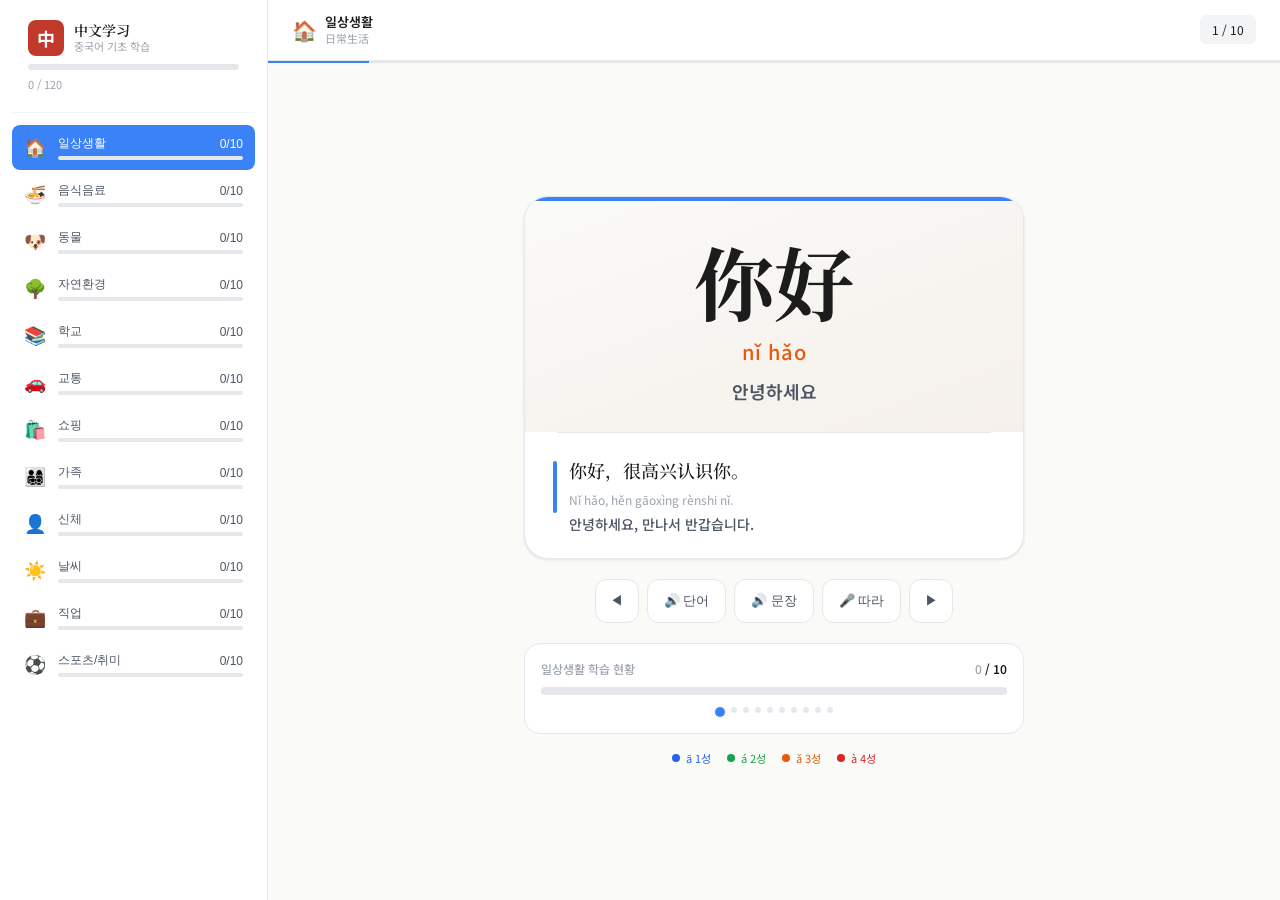
<file: 중국어학습앱.html>
<!DOCTYPE html>
<html lang="ko">
<head>
    <meta charset="UTF-8">
    <meta name="viewport" content="width=device-width, initial-scale=1.0">
    <title>中文学习 - 중국어 기초 학습</title>
    <link rel="preconnect" href="https://fonts.googleapis.com">
    <link rel="preconnect" href="https://fonts.gstatic.com" crossorigin>
    <link href="https://fonts.googleapis.com/css2?family=Noto+Sans+KR:wght@400;500;600;700&family=Noto+Serif+SC:wght@400;600;700&family=Noto+Sans+SC:wght@400;500&display=swap" rel="stylesheet">
    <style>
        * {
            margin: 0;
            padding: 0;
            box-sizing: border-box;
        }

        body {
            font-family: 'Noto Sans KR', sans-serif;
            background: #FAFAF7;
            color: #1C1C1C;
            overflow-x: hidden;
        }

        .container {
            display: flex;
            min-height: 100vh;
        }

        /* 사이드바 */
        .sidebar {
            width: 268px;
            background: white;
            border-right: 1px solid #E5E7EB;
            overflow-y: auto;
            padding: 20px 12px;
            flex-shrink: 0;
        }

        .sidebar-header {
            padding: 0 16px 20px;
            border-bottom: 1px solid #F3F4F6;
            margin-bottom: 12px;
        }

        .sidebar-title {
            display: flex;
            align-items: center;
            gap: 10px;
            margin-bottom: 8px;
        }

        .sidebar-badge {
            width: 36px;
            height: 36px;
            background: #C0392B;
            color: white;
            border-radius: 8px;
            display: flex;
            align-items: center;
            justify-content: center;
            font-size: 18px;
            font-weight: bold;
        }

        .sidebar-title h1 {
            font-size: 14px;
            font-weight: 600;
            line-height: 1.2;
            font-family: 'Noto Serif SC', serif;
        }

        .sidebar-title p {
            font-size: 11px;
            color: #9CA3AF;
        }

        .progress-bar {
            width: 100%;
            height: 6px;
            background: #E5E7EB;
            border-radius: 3px;
            overflow: hidden;
            margin-top: 8px;
        }

        .progress-fill {
            height: 100%;
            background: #C0392B;
            width: 0%;
            transition: width 0.5s ease;
        }

        .categories {
            display: flex;
            flex-direction: column;
            gap: 2px;
        }

        .category-btn {
            display: flex;
            align-items: center;
            gap: 12px;
            padding: 10px 12px;
            border-radius: 8px;
            border: none;
            background: transparent;
            cursor: pointer;
            text-align: left;
            transition: all 0.15s;
            font-size: 13px;
            color: #4B5563;
        }

        .category-btn:hover {
            background: #F9FAFB;
        }

        .category-btn.active {
            color: white;
        }

        .category-btn .emoji {
            font-size: 18px;
            flex-shrink: 0;
        }

        .category-info {
            flex: 1;
            min-width: 0;
        }

        .category-name {
            font-size: 12px;
            font-weight: 500;
            margin-bottom: 4px;
            display: flex;
            justify-content: space-between;
            align-items: center;
        }

        .category-progress {
            width: 100%;
            height: 4px;
            background: #E5E7EB;
            border-radius: 2px;
            overflow: hidden;
        }

        .category-progress-fill {
            height: 100%;
            transition: width 0.5s ease;
        }

        /* 메인 콘텐츠 */
        .main {
            flex: 1;
            display: flex;
            flex-direction: column;
            min-w-0;
        }

        .header {
            background: white;
            border-bottom: 1px solid #E5E7EB;
            padding: 14px 24px;
            display: flex;
            align-items: center;
            justify-content: space-between;
            position: sticky;
            top: 0;
            z-index: 20;
        }

        .header-left {
            display: flex;
            align-items: center;
            gap: 12px;
        }

        .header-category {
            display: flex;
            align-items: center;
            gap: 8px;
        }

        .header-category .emoji {
            font-size: 20px;
        }

        .header-category-info h2 {
            font-size: 13px;
            font-weight: 600;
            line-height: 1.2;
        }

        .header-category-info p {
            font-size: 11px;
            color: #9CA3AF;
        }

        .header-right {
            display: flex;
            align-items: center;
            gap: 12px;
        }

        .progress-counter {
            background: #F3F4F6;
            border-radius: 6px;
            padding: 6px 12px;
            font-size: 12px;
        }

        .progress-counter strong {
            color: #1C1C1C;
        }

        .progress-bar-top {
            height: 2px;
            background: #E5E7EB;
        }

        .progress-bar-top-fill {
            height: 100%;
            transition: width 0.4s ease;
        }

        /* 메인 카드 영역 */
        .content {
            flex: 1;
            display: flex;
            align-items: center;
            justify-content: center;
            padding: 24px 16px;
            overflow-y: auto;
        }

        .card-wrapper {
            width: 100%;
            max-width: 500px;
        }

        .card {
            background: white;
            border-radius: 24px;
            box-shadow: 0 1px 3px rgba(0,0,0,0.1);
            border: 1px solid #E5E7EB;
            overflow: hidden;
        }

        .card-top {
            padding: 40px 32px 28px;
            background: linear-gradient(160deg, #FAFAF7 0%, #F5F0EB 100%);
            text-align: center;
            position: relative;
        }

        .card-top::before {
            content: '';
            position: absolute;
            top: 0;
            left: 0;
            right: 0;
            height: 4px;
        }

        .card-chinese {
            font-family: 'Noto Serif SC', serif;
            font-size: 80px;
            font-weight: bold;
            margin-bottom: 16px;
            line-height: 1;
            color: #1C1C1C;
        }

        .card-pinyin {
            font-family: 'Noto Sans SC', sans-serif;
            font-size: 20px;
            font-weight: 500;
            margin-bottom: 12px;
            letter-spacing: 0.05em;
        }

        .card-meaning {
            font-size: 18px;
            font-weight: 600;
            color: #4B5563;
        }

        .card-divider {
            height: 1px;
            background: #E5E7EB;
            margin: 0 32px;
        }

        .card-bottom {
            padding: 24px 28px;
        }

        .sentence-container {
            display: flex;
            gap: 12px;
        }

        .sentence-bar {
            width: 4px;
            border-radius: 2px;
            flex-shrink: 0;
            margin-top: 4px;
            height: 52px;
        }

        .sentence-content {
            flex: 1;
            min-width: 0;
        }

        .sentence-text {
            font-family: 'Noto Serif SC', serif;
            font-size: 18px;
            font-weight: 500;
            color: #1C1C1C;
            margin-bottom: 8px;
            line-height: 1.5;
        }

        .sentence-pinyin {
            font-size: 12px;
            color: #9CA3AF;
            margin-bottom: 6px;
            line-height: 1.4;
        }

        .sentence-meaning {
            font-size: 14px;
            color: #4B5563;
            font-weight: 500;
            line-height: 1.4;
        }

        /* 컨트롤 버튼 */
        .controls {
            display: flex;
            align-items: center;
            justify-content: center;
            gap: 8px;
            margin-top: 20px;
            flex-wrap: wrap;
        }

        button {
            border: none;
            border-radius: 12px;
            cursor: pointer;
            font-size: 13px;
            font-weight: 500;
            transition: all 0.15s;
            display: flex;
            align-items: center;
            gap: 6px;
        }

        .btn-nav {
            width: 44px;
            height: 44px;
            background: white;
            border: 1px solid #E5E7EB;
            color: #4B5563;
            display: flex;
            align-items: center;
            justify-content: center;
            padding: 0;
        }

        .btn-nav:hover {
            border-color: #D1D5DB;
        }

        .btn-action {
            height: 44px;
            padding: 0 16px;
            background: white;
            border: 1px solid #E5E7EB;
            color: #4B5563;
        }

        .btn-action:hover {
            border-color: #D1D5DB;
        }

        .btn-action.active {
            color: white;
        }

        .btn-action.listening {
            background: #C0392B;
            border-color: #C0392B;
        }

        /* 진행 상황 */
        .stats {
            margin-top: 20px;
            background: white;
            border-radius: 16px;
            border: 1px solid #E5E7EB;
            padding: 16px;
        }

        .stats-header {
            display: flex;
            justify-content: space-between;
            align-items: center;
            margin-bottom: 10px;
            font-size: 12px;
        }

        .stats-header span:first-child {
            color: #9CA3AF;
            font-weight: 500;
        }

        .stats-header span:last-child {
            color: #1C1C1C;
            font-weight: 600;
        }

        .stats-bar {
            width: 100%;
            height: 8px;
            background: #E5E7EB;
            border-radius: 4px;
            overflow: hidden;
            margin-bottom: 12px;
        }

        .stats-fill {
            height: 100%;
            transition: width 0.5s ease;
        }

        .word-dots {
            display: flex;
            flex-wrap: wrap;
            gap: 6px;
            justify-content: center;
            max-height: 64px;
            overflow: hidden;
        }

        .dot {
            width: 6px;
            height: 6px;
            border-radius: 50%;
            cursor: pointer;
            transition: all 0.2s;
        }

        .dot:hover {
            transform: scale(1.5);
        }

        .tone-legend {
            display: flex;
            justify-content: center;
            gap: 16px;
            flex-wrap: wrap;
            margin-top: 16px;
            font-size: 11px;
            color: #9CA3AF;
        }

        .tone-item {
            display: flex;
            align-items: center;
            gap: 6px;
        }

        .tone-dot {
            width: 8px;
            height: 8px;
            border-radius: 50%;
        }

        /* 반응형 */
        @media (max-width: 768px) {
            .sidebar {
                width: 100%;
                max-height: 40vh;
                border-right: none;
                border-bottom: 1px solid #E5E7EB;
                overflow-x: auto;
                display: flex;
                flex-direction: column;
            }

            .container {
                flex-direction: column;
            }

            .main {
                flex: 1;
            }

            .card-chinese {
                font-size: 60px;
            }

            .card-top {
                padding: 32px 24px 20px;
            }

            .header {
                padding: 12px 16px;
                font-size: 12px;
            }

            .content {
                padding: 16px 12px;
            }

            .card-wrapper {
                max-width: 100%;
            }

            .controls {
                gap: 6px;
            }

            .btn-action {
                padding: 0 12px;
                font-size: 12px;
            }
        }

        @media (max-width: 480px) {
            .card-chinese {
                font-size: 48px;
            }

            .card-pinyin {
                font-size: 16px;
            }

            .card-meaning {
                font-size: 16px;
            }

            .sentence-text {
                font-size: 16px;
            }

            .btn-nav {
                width: 40px;
                height: 40px;
            }

            .btn-action {
                height: 40px;
                padding: 0 10px;
                font-size: 11px;
            }
        }

        /* 성공 파티클 */
        .particles {
            position: fixed;
            top: 0;
            left: 0;
            width: 100%;
            height: 100%;
            pointer-events: none;
            z-index: 999;
        }

        .particle {
            position: absolute;
            pointer-events: none;
        }

        /* 토스트 알림 */
        .toast {
            position: fixed;
            bottom: 20px;
            right: 20px;
            background: white;
            padding: 16px 20px;
            border-radius: 8px;
            box-shadow: 0 4px 12px rgba(0,0,0,0.15);
            z-index: 1000;
            animation: slideIn 0.3s ease;
            max-width: 300px;
        }

        .toast.success {
            border-left: 4px solid #27AE60;
            background: #F0FDF4;
            color: #27AE60;
        }

        .toast.error {
            border-left: 4px solid #DC2626;
            background: #FEF2F2;
            color: #DC2626;
        }

        @keyframes slideIn {
            from {
                transform: translateX(400px);
                opacity: 0;
            }
            to {
                transform: translateX(0);
                opacity: 1;
            }
        }

        @keyframes slideOut {
            from {
                transform: translateX(0);
                opacity: 1;
            }
            to {
                transform: translateX(400px);
                opacity: 0;
            }
        }

        .toast.hide {
            animation: slideOut 0.3s ease forwards;
        }
    </style>
</head>
<body>
    <div class="container">
        <!-- 사이드바 -->
        <div class="sidebar">
            <div class="sidebar-header">
                <div class="sidebar-title">
                    <div class="sidebar-badge">中</div>
                    <div>
                        <h1>中文学习</h1>
                        <p>중국어 기초 학습</p>
                    </div>
                </div>
                <div class="progress-bar">
                    <div class="progress-fill" id="totalProgressFill"></div>
                </div>
                <div style="font-size: 11px; color: #9CA3AF; margin-top: 6px;">
                    <span id="totalLearned">0</span> / <span id="totalWords">580</span>
                </div>
            </div>

            <div class="categories" id="categoriesContainer"></div>
        </div>

        <!-- 메인 콘텐츠 -->
        <div class="main">
            <!-- 헤더 -->
            <div class="header">
                <div class="header-left">
                    <div class="header-category">
                        <span class="emoji" id="headerEmoji"></span>
                        <div class="header-category-info">
                            <h2 id="headerName"></h2>
                            <p id="headerNameZh"></p>
                        </div>
                    </div>
                </div>
                <div class="header-right">
                    <div class="progress-counter">
                        <span id="currentIndex">1</span> / <span id="totalIndex">90</span>
                    </div>
                </div>
            </div>

            <div class="progress-bar-top">
                <div class="progress-bar-top-fill" id="categoryProgressFill"></div>
            </div>

            <!-- 메인 카드 -->
            <div class="content">
                <div class="card-wrapper">
                    <div class="card">
                        <div class="card-top" id="cardTop">
                            <div class="card-chinese" id="cardChinese">你好</div>
                            <div class="card-pinyin" id="cardPinyin" style="color: #2563EB;">nǐ hǎo</div>
                            <div class="card-meaning" id="cardMeaning">안녕하세요</div>
                        </div>

                        <div class="card-divider"></div>

                        <div class="card-bottom">
                            <div class="sentence-container">
                                <div class="sentence-bar" id="sentenceBar"></div>
                                <div class="sentence-content">
                                    <div class="sentence-text" id="sentenceText">你好，很高兴认识你。</div>
                                    <div class="sentence-pinyin" id="sentencePinyin">Nǐ hǎo, hěn gāoxìng rènshi nǐ.</div>
                                    <div class="sentence-meaning" id="sentenceMeaning">안녕하세요, 만나서 반갑습니다.</div>
                                </div>
                            </div>
                        </div>
                    </div>

                    <!-- 컨트롤 버튼 -->
                    <div class="controls">
                        <button class="btn-nav" id="prevBtn" title="이전 (←)">◀</button>
                        <button class="btn-action" id="playWordBtn" title="단어 발음">🔊 단어</button>
                        <button class="btn-action" id="playSentenceBtn" title="문장 발음">🔊 문장</button>
                        <button class="btn-action" id="listenBtn" title="따라하기 (R)">🎤 따라</button>
                        <button class="btn-nav" id="nextBtn" title="다음 (→)">▶</button>
                    </div>

                    <!-- 진행 상황 -->
                    <div class="stats">
                        <div class="stats-header">
                            <span id="statsLabel"></span>
                            <span><span id="categoryLearned">0</span> / <span id="categoryTotal">90</span></span>
                        </div>
                        <div class="stats-bar">
                            <div class="stats-fill" id="categoryStatsFill"></div>
                        </div>
                        <div class="word-dots" id="wordDots"></div>
                    </div>

                    <!-- 성조 범례 -->
                    <div class="tone-legend">
                        <div class="tone-item">
                            <div class="tone-dot" style="background: #2563EB;"></div>
                            <span style="color: #2563EB;">ā 1성</span>
                        </div>
                        <div class="tone-item">
                            <div class="tone-dot" style="background: #16A34A;"></div>
                            <span style="color: #16A34A;">á 2성</span>
                        </div>
                        <div class="tone-item">
                            <div class="tone-dot" style="background: #EA580C;"></div>
                            <span style="color: #EA580C;">ǎ 3성</span>
                        </div>
                        <div class="tone-item">
                            <div class="tone-dot" style="background: #DC2626;"></div>
                            <span style="color: #DC2626;">à 4성</span>
                        </div>
                    </div>
                </div>
            </div>
        </div>
    </div>

    <div class="particles" id="particles"></div>

    <script>
        // 중국어 단어 데이터
        const categories = [
            {
                id: "daily",
                name: "일상생활",
                nameZh: "日常生活",
                emoji: "🏠",
                color: "#3B82F6",
                words: [
                    {id:"d001",word:"你好",pinyin:"nǐ hǎo",meaning:"안녕하세요",sentence:"你好，很高兴认识你。",sentencePinyin:"Nǐ hǎo, hěn gāoxìng rènshi nǐ.",sentenceMeaning:"안녕하세요, 만나서 반갑습니다."},
                    {id:"d002",word:"谢谢",pinyin:"xièxiè",meaning:"감사합니다",sentence:"谢谢你的帮助。",sentencePinyin:"Xièxiè nǐ de bāngzhù.",sentenceMeaning:"당신의 도움을 감사합니다."},
                    {id:"d003",word:"对不起",pinyin:"duìbù qǐ",meaning:"죄송합니다",sentence:"对不起，我迟到了。",sentencePinyin:"Duìbù qǐ, wǒ chídào le.",sentenceMeaning:"죄송합니다, 저는 늦었습니다."},
                    {id:"d004",word:"没关系",pinyin:"méi guānxi",meaning:"괜찮습니다",sentence:"没关系，下次准时来。",sentencePinyin:"Méi guānxi, xiàcì zhǔnshí lái.",sentenceMeaning:"괜찮습니다, 다음에 정시에 오세요."},
                    {id:"d005",word:"早上好",pinyin:"zǎoshang hǎo",meaning:"좋은 아침",sentence:"早上好！今天天气真好。",sentencePinyin:"Zǎoshang hǎo! Jīntiān tiānqì zhēn hǎo.",sentenceMeaning:"좋은 아침입니다! 오늘 날씨가 정말 좋습니다."},
                    {id:"d006",word:"晚安",pinyin:"wǎn ān",meaning:"안녕히 주무세요",sentence:"晚安，明天见。",sentencePinyin:"Wǎn ān, míngtiān jiàn.",sentenceMeaning:"안녕히 주무세요, 내일 봐요."},
                    {id:"d007",word:"再见",pinyin:"zàijiàn",meaning:"안녕히 가세요",sentence:"再见！下周见。",sentencePinyin:"Zàijiàn! Xiàzhōu jiàn.",sentenceMeaning:"안녕히 가세요! 다음 주에 봐요."},
                    {id:"d008",word:"请",pinyin:"qǐng",meaning:"부탁합니다",sentence:"请坐。",sentencePinyin:"Qǐng zuò.",sentenceMeaning:"앉으세요."},
                    {id:"d009",word:"好的",pinyin:"hǎo de",meaning:"좋습니다",sentence:"好的，我明白了。",sentencePinyin:"Hǎo de, wǒ míngbai le.",sentenceMeaning:"좋습니다, 저는 이해했습니다."},
                    {id:"d010",word:"不好意思",pinyin:"búhǎo yìsi",meaning:"미안합니다/부끄럽습니다",sentence:"不好意思，我不知道。",sentencePinyin:"Búhǎo yìsi, wǒ búzhīdào.",sentenceMeaning:"미안합니다, 저는 모릅니다."}
                ]
            },
            {
                id: "food",
                name: "음식음료",
                nameZh: "食物饮料",
                emoji: "🍜",
                color: "#F59E0B",
                words: [
                    {id:"f001",word:"米饭",pinyin:"mǐfàn",meaning:"밥",sentence:"我喜欢吃米饭。",sentencePinyin:"Wǒ xǐhuān chī mǐfàn.",sentenceMeaning:"저는 밥 먹는 것을 좋아합니다."},
                    {id:"f002",word:"面条",pinyin:"miàntiáo",meaning:"국수",sentence:"这是中国面条。",sentencePinyin:"Zhè shì Zhōngguó miàntiáo.",sentenceMeaning:"이것은 중국 국수입니다."},
                    {id:"f003",word:"水",pinyin:"shuǐ",meaning:"물",sentence:"请给我一杯水。",sentencePinyin:"Qǐng gěi wǒ yī bēi shuǐ.",sentenceMeaning:"저에게 한 잔의 물을 주세요."},
                    {id:"f004",word:"茶",pinyin:"chá",meaning:"차",sentence:"你喜欢喝茶吗？",sentencePinyin:"Nǐ xǐhuān hē chá ma?",sentenceMeaning:"당신은 차 마시는 것을 좋아하나요?"},
                    {id:"f005",word:"咖啡",pinyin:"kāfēi",meaning:"커피",sentence:"我每天喝咖啡。",sentencePinyin:"Wǒ měitiān hē kāfēi.",sentenceMeaning:"저는 매일 커피를 마십니다."},
                    {id:"f006",word:"苹果",pinyin:"píngguǒ",meaning:"사과",sentence:"这个苹果很甜。",sentencePinyin:"Zhège píngguǒ hěn tián.",sentenceMeaning:"이 사과는 매우 달콤합니다."},
                    {id:"f007",word:"香蕉",pinyin:"xiāngjiāo",meaning:"바나나",sentence:"我吃了两根香蕉。",sentencePinyin:"Wǒ chīle liǎng gēn xiāngjiāo.",sentenceMeaning:"저는 바나나 두 개를 먹었습니다."},
                    {id:"f008",word:"鸡蛋",pinyin:"jīdàn",meaning:"계란",sentence:"早餐吃鸡蛋和面包。",sentencePinyin:"Zǎocān chī jīdàn hé miànbāo.",sentenceMeaning:"아침 식사로 계란과 빵을 먹습니다."},
                    {id:"f009",word:"牛奶",pinyin:"niúnǎi",meaning:"우유",sentence:"孩子们喝牛奶。",sentencePinyin:"Háizi men hē niúnǎi.",sentenceMeaning:"아이들은 우유를 마십니다."},
                    {id:"f010",word:"面包",pinyin:"miànbāo",meaning:"빵",sentence:"我买了一个面包。",sentencePinyin:"Wǒ mǎile yī ge miànbāo.",sentenceMeaning:"저는 빵 하나를 샀습니다."}
                ]
            },
            {
                id: "animals",
                name: "동물",
                nameZh: "动物",
                emoji: "🐶",
                color: "#8B5CF6",
                words: [
                    {id:"a001",word:"狗",pinyin:"gǒu",meaning:"개",sentence:"这是一只可爱的狗。",sentencePinyin:"Zhè shì yī zhī kěài de gǒu.",sentenceMeaning:"이것은 귀여운 개입니다."},
                    {id:"a002",word:"猫",pinyin:"māo",meaning:"고양이",sentence:"猫喜欢睡觉。",sentencePinyin:"Māo xǐhuān shuìjiào.",sentenceMeaning:"고양이는 자는 것을 좋아합니다."},
                    {id:"a003",word:"鸟",pinyin:"niǎo",meaning:"새",sentence:"鸟在树上唱歌。",sentencePinyin:"Niǎo zài shù shang chànggē.",sentenceMeaning:"새가 나무 위에서 노래합니다."},
                    {id:"a004",word:"鱼",pinyin:"yú",meaning:"물고기",sentence:"水里有很多鱼。",sentencePinyin:"Shuǐ lǐ yǒu hěnduō yú.",sentenceMeaning:"물속에는 많은 물고기가 있습니다."},
                    {id:"a005",word:"老鼠",pinyin:"lǎoshǔ",meaning:"쥐",sentence:"老鼠很害怕猫。",sentencePinyin:"Lǎoshǔ hěn hàipà māo.",sentenceMeaning:"쥐는 고양이를 매우 두려워합니다."},
                    {id:"a006",word:"兔子",pinyin:"tùzi",meaning:"토끼",sentence:"兔子有长长的耳朵。",sentencePinyin:"Tùzi yǒu chángcháng de ěrduǒ.",sentenceMeaning:"토끼는 긴 귀를 가지고 있습니다."},
                    {id:"a007",word:"熊",pinyin:"xióng",meaning:"곰",sentence:"熊在森林里生活。",sentencePinyin:"Xióng zài sēnlín lǐ shēnghuó.",sentenceMeaning:"곰은 숲에서 삽니다."},
                    {id:"a008",word:"狮子",pinyin:"shīzi",meaning:"사자",sentence:"狮子是森林之王。",sentencePinyin:"Shīzi shì sēnlín zhī wáng.",sentenceMeaning:"사자는 숲의 왕입니다."},
                    {id:"a009",word:"大象",pinyin:"dàxiàng",meaning:"코끼리",sentence:"大象有长长的鼻子。",sentencePinyin:"Dàxiàng yǒu chángcháng de bízi.",sentenceMeaning:"코끼리는 긴 코를 가지고 있습니다."},
                    {id:"a010",word:"蛇",pinyin:"shé",meaning:"뱀",sentence:"蛇在草地里爬行。",sentencePinyin:"Shé zài cǎodì lǐ páxíng.",sentenceMeaning:"뱀이 풀밭에서 기어갑니다."}
                ]
            },
            {
                id: "nature",
                name: "자연환경",
                nameZh: "自然环境",
                emoji: "🌳",
                color: "#10B981",
                words: [
                    {id:"n001",word:"树",pinyin:"shù",meaning:"나무",sentence:"这棵树很高。",sentencePinyin:"Zhè kē shù hěn gāo.",sentenceMeaning:"이 나무는 매우 높습니다."},
                    {id:"n002",word:"花",pinyin:"huā",meaning:"꽃",sentence:"花园里有很多花。",sentencePinyin:"Huāyuán lǐ yǒu hěnduō huā.",sentenceMeaning:"정원에는 많은 꽃이 있습니다."},
                    {id:"n003",word:"山",pinyin:"shān",meaning:"산",sentence:"我们爬山去。",sentencePinyin:"Wǒmen páshān qù.",sentenceMeaning:"우리는 산에 올라갑니다."},
                    {id:"n004",word:"河",pinyin:"hé",meaning:"강",sentence:"河里的水很清。",sentencePinyin:"Hé lǐ de shuǐ hěn qīng.",sentenceMeaning:"강의 물은 매우 맑습니다."},
                    {id:"n005",word:"海",pinyin:"hǎi",meaning:"바다",sentence:"我喜欢去海边。",sentencePinyin:"Wǒ xǐhuān qù hǎibiān.",sentenceMeaning:"저는 해변에 가는 것을 좋아합니다."},
                    {id:"n006",word:"太阳",pinyin:"tàiyáng",meaning:"태양",sentence:"太阳很热。",sentencePinyin:"Tàiyáng hěn rè.",sentenceMeaning:"태양은 매우 뜨겁습니다."},
                    {id:"n007",word:"月亮",pinyin:"yuèliàng",meaning:"달",sentence:"月亮很圆。",sentencePinyin:"Yuèliàng hěn yuán.",sentenceMeaning:"달은 매우 동글납니다."},
                    {id:"n008",word:"星星",pinyin:"xīngxing",meaning:"별",sentence:"晚上有很多星星。",sentencePinyin:"Wǎnshang yǒu hěnduō xīngxing.",sentenceMeaning:"밤에는 많은 별이 있습니다."},
                    {id:"n009",word:"云",pinyin:"yún",meaning:"구름",sentence:"天空中有白云。",sentencePinyin:"Tiānkōng zhōng yǒu báiyún.",sentenceMeaning:"하늘에는 흰 구름이 있습니다."},
                    {id:"n010",word:"雨",pinyin:"yǔ",meaning:"비",sentence:"下雨了，我带伞。",sentencePinyin:"Xiàyǔ le, wǒ dài sǎn.",sentenceMeaning:"비가 내렸습니다, 저는 우산을 가져갑니다."}
                ]
            },
            {
                id: "school",
                name: "학교",
                nameZh: "学校",
                emoji: "📚",
                color: "#EF4444",
                words: [
                    {id:"s001",word:"学生",pinyin:"xuésheng",meaning:"학생",sentence:"我是一个学生。",sentencePinyin:"Wǒ shì yī ge xuésheng.",sentenceMeaning:"저는 학생입니다."},
                    {id:"s002",word:"老师",pinyin:"lǎoshī",meaning:"선생님",sentence:"老师很和蔼。",sentencePinyin:"Lǎoshī hěn héaǐ.",sentenceMeaning:"선생님은 매우 친절합니다."},
                    {id:"s003",word:"教室",pinyin:"jiàoshì",meaning:"교실",sentence:"教室里有30个学生。",sentencePinyin:"Jiàoshì lǐ yǒu 30 ge xuésheng.",sentenceMeaning:"교실에는 30명의 학생이 있습니다."},
                    {id:"s004",word:"书",pinyin:"shū",meaning:"책",sentence:"我喜欢看书。",sentencePinyin:"Wǒ xǐhuān kànshū.",sentenceMeaning:"저는 책 읽는 것을 좋아합니다."},
                    {id:"s005",word:"笔",pinyin:"bǐ",meaning:"펜",sentence:"我用笔写字。",sentencePinyin:"Wǒ yòng bǐ xiězì.",sentenceMeaning:"저는 펜으로 글을 씁니다."},
                    {id:"s006",word:"纸",pinyin:"zhǐ",meaning:"종이",sentence:"这是一张白纸。",sentencePinyin:"Zhè shì yī zhāng báizhǐ.",sentenceMeaning:"이것은 흰 종이 한 장입니다."},
                    {id:"s007",word:"黑板",pinyin:"hēibǎn",meaning:"칠판",sentence:"老师在黑板上写字。",sentencePinyin:"Lǎoshī zài hēibǎn shang xiězì.",sentenceMeaning:"선생님은 칠판에 글을 씁니다."},
                    {id:"s008",word:"考试",pinyin:"kǎoshì",meaning:"시험",sentence:"明天有考试。",sentencePinyin:"Míngtiān yǒu kǎoshì.",sentenceMeaning:"내일 시험이 있습니다."},
                    {id:"s009",word:"作业",pinyin:"zuòyè",meaning:"숙제",sentence:"今天的作业很多。",sentencePinyin:"Jīntiān de zuòyè hěnduō.",sentenceMeaning:"오늘의 숙제가 많습니다."},
                    {id:"s010",word:"成绩",pinyin:"chéngjì",meaning:"성적",sentence:"我的成绩很好。",sentencePinyin:"Wǒ de chéngjì hěn hǎo.",sentenceMeaning:"제 성적은 좋습니다."}
                ]
            },
            {
                id: "transport",
                name: "교통",
                nameZh: "交通",
                emoji: "🚗",
                color: "#06B6D4",
                words: [
                    {id:"t001",word:"汽车",pinyin:"qìchē",meaning:"자동차",sentence:"我有一辆红色的汽车。",sentencePinyin:"Wǒ yǒu yī liàng hóngsè de qìchē.",sentenceMeaning:"저는 빨간 자동차를 가지고 있습니다."},
                    {id:"t002",word:"火车",pinyin:"huǒchē",meaning:"기차",sentence:"火车很快。",sentencePinyin:"Huǒchē hěn kuài.",sentenceMeaning:"기차는 매우 빠릅니다."},
                    {id:"t003",word:"飞机",pinyin:"fēijī",meaning:"비행기",sentence:"飞机在天空飞行。",sentencePinyin:"Fēijī zài tiānkōng fēixíng.",sentenceMeaning:"비행기가 하늘에서 날고 있습니다."},
                    {id:"t004",word:"船",pinyin:"chuán",meaning:"배",sentence:"船在海上航行。",sentencePinyin:"Chuán zài hǎi shang hángxíng.",sentenceMeaning:"배가 바다에서 항해합니다."},
                    {id:"t005",word:"自行车",pinyin:"zìxíngchē",meaning:"자전거",sentence:"我骑自行车去学校。",sentencePinyin:"Wǒ qī zìxíngchē qù xuéxiào.",sentenceMeaning:"저는 자전거를 타고 학교에 갑니다."},
                    {id:"t006",word:"公交车",pinyin:"gōngjiāochē",meaning:"버스",sentence:"我坐公交车上班。",sentencePinyin:"Wǒ zuò gōngjiāochē shàngbān.",sentenceMeaning:"저는 버스를 타고 출근합니다."},
                    {id:"t007",word:"出租车",pinyin:"chūzūchē",meaning:"택시",sentence:"我打了一辆出租车。",sentencePinyin:"Wǒ dǎle yī liàng chūzūchē.",sentenceMeaning:"저는 택시를 탔습니다."},
                    {id:"t008",word:"地铁",pinyin:"dìtiě",meaning:"지하철",sentence:"地铁很方便。",sentencePinyin:"Dìtiě hěn fāngbiàn.",sentenceMeaning:"지하철은 매우 편리합니다."},
                    {id:"t009",word:"路",pinyin:"lù",meaning:"길",sentence:"这条路很宽。",sentencePinyin:"Zhè tiáo lù hěn kuān.",sentenceMeaning:"이 길은 매우 넓습니다."},
                    {id:"t010",word:"停车场",pinyin:"tíngchēchǎng",meaning:"주차장",sentence:"停车场里有很多车。",sentencePinyin:"Tíngchēchǎng lǐ yǒu hěnduō chē.",sentenceMeaning:"주차장에는 많은 자동차가 있습니다."}
                ]
            },
            {
                id: "shopping",
                name: "쇼핑",
                nameZh: "购物",
                emoji: "🛍️",
                color: "#EC4899",
                words: [
                    {id:"sh001",word:"商店",pinyin:"shāngdiàn",meaning:"가게",sentence:"商店里有很多东西。",sentencePinyin:"Shāngdiàn lǐ yǒu hěnduō dōngxi.",sentenceMeaning:"가게에는 많은 물건이 있습니다."},
                    {id:"sh002",word:"价格",pinyin:"jiàgé",meaning:"가격",sentence:"这个价格很便宜。",sentencePinyin:"Zhège jiàgé hěn piányí.",sentenceMeaning:"이 가격은 매우 저렴합니다."},
                    {id:"sh003",word:"钱",pinyin:"qián",meaning:"돈",sentence:"我没有足够的钱。",sentencePinyin:"Wǒ méiyǒu zúgòu de qián.",sentenceMeaning:"저는 충분한 돈이 없습니다."},
                    {id:"sh004",word:"买",pinyin:"mǎi",meaning:"사다",sentence:"我买了一件新衣服。",sentencePinyin:"Wǒ mǎile yī jiàn xīn yīfu.",sentenceMeaning:"저는 새 옷을 샀습니다."},
                    {id:"sh005",word:"卖",pinyin:"mài",meaning:"팔다",sentence:"他在卖书。",sentencePinyin:"Tā zài mài shū.",sentenceMeaning:"그는 책을 팔고 있습니다."},
                    {id:"sh006",word:"衣服",pinyin:"yīfu",meaning:"옷",sentence:"这件衣服很漂亮。",sentencePinyin:"Zhè jiàn yīfu hěn piàoliang.",sentenceMeaning:"이 옷은 매우 예쁩니다."},
                    {id:"sh007",word:"鞋",pinyin:"xié",meaning:"신발",sentence:"我需要买新鞋。",sentencePinyin:"Wǒ xūyào mǎi xīn xié.",sentenceMeaning:"저는 새 신발을 사야 합니다."},
                    {id:"sh008",word:"帽子",pinyin:"màozi",meaning:"모자",sentence:"这个帽子很适合你。",sentencePinyin:"Zhège màozi hěn shìhé nǐ.",sentenceMeaning:"이 모자는 당신에게 매우 잘 어울립니다."},
                    {id:"sh009",word:"包",pinyin:"bāo",meaning:"가방",sentence:"我的包很重。",sentencePinyin:"Wǒ de bāo hěn zhòng.",sentenceMeaning:"제 가방은 매우 무겁습니다."},
                    {id:"sh010",word:"收银台",pinyin:"shōuyín tái",meaning:"계산대",sentence:"请到收银台付款。",sentencePinyin:"Qǐng dào shōuyín tái fùkuǎn.",sentenceMeaning:"계산대에서 결제해 주세요."}
                ]
            },
            {
                id: "family",
                name: "가족",
                nameZh: "家庭",
                emoji: "👨‍👩‍👧‍👦",
                color: "#F97316",
                words: [
                    {id:"fa001",word:"爸爸",pinyin:"bàba",meaning:"아버지",sentence:"我爸爸是医生。",sentencePinyin:"Wǒ bàba shì yīshēng.",sentenceMeaning:"제 아버지는 의사입니다."},
                    {id:"fa002",word:"妈妈",pinyin:"māma",meaning:"어머니",sentence:"我妈妈很温柔。",sentencePinyin:"Wǒ māma hěn wēnróu.",sentenceMeaning:"제 어머니는 매우 부드럽습니다."},
                    {id:"fa003",word:"哥哥",pinyin:"gēge",meaning:"형",sentence:"我哥哥在大学。",sentencePinyin:"Wǒ gēge zài dàxué.",sentenceMeaning:"제 형은 대학에 있습니다."},
                    {id:"fa004",word:"妹妹",pinyin:"mèimei",meaning:"여동생",sentence:"我妹妹很聪明。",sentencePinyin:"Wǒ mèimei hěn cōngming.",sentenceMeaning:"제 여동생은 매우 똑똑합니다."},
                    {id:"fa005",word:"奶奶",pinyin:"nǎinai",meaning:"할머니",sentence:"我奶奶很老。",sentencePinyin:"Wǒ nǎinai hěn lǎo.",sentenceMeaning:"제 할머니는 매우 나이가 많습니다."},
                    {id:"fa006",word:"爷爷",pinyin:"yéye",meaning:"할아버지",sentence:"我爷爷喜欢散步。",sentencePinyin:"Wǒ yéye xǐhuān sǎnbù.",sentenceMeaning:"제 할아버지는 산책하는 것을 좋아합니다."},
                    {id:"fa007",word:"叔叔",pinyin:"shūshu",meaning:"삼촌",sentence:"我叔叔在北京。",sentencePinyin:"Wǒ shūshu zài Běijīng.",sentenceMeaning:"제 삼촌은 베이징에 있습니다."},
                    {id:"fa008",word:"阿姨",pinyin:"āyí",meaning:"이모",sentence:"我阿姨很漂亮。",sentencePinyin:"Wǒ āyí hěn piàoliang.",sentenceMeaning:"제 이모는 매우 예쁩니다."},
                    {id:"fa009",word:"表哥",pinyin:"biǎogē",meaning:"사촌형",sentence:"我表哥很高。",sentencePinyin:"Wǒ biǎogē hěn gāo.",sentenceMeaning:"제 사촌형은 매우 큽니다."},
                    {id:"fa010",word:"表妹",pinyin:"biǎomèi",meaning:"사촌여동생",sentence:"我表妹很可爱。",sentencePinyin:"Wǒ biǎomèi hěn kěài.",sentenceMeaning:"제 사촌여동생은 매우 귀엽습니다."}
                ]
            },
            {
                id: "body",
                name: "신체",
                nameZh: "身体",
                emoji: "👤",
                color: "#06B6D4",
                words: [
                    {id:"b001",word:"头",pinyin:"tóu",meaning:"머리",sentence:"我的头很疼。",sentencePinyin:"Wǒ de tóu hěn téng.",sentenceMeaning:"제 머리가 매우 아픕니다."},
                    {id:"b002",word:"眼睛",pinyin:"yǎnjing",meaning:"눈",sentence:"她的眼睛很大。",sentencePinyin:"Tā de yǎnjing hěn dà.",sentenceMeaning:"그녀의 눈은 매우 큽니다."},
                    {id:"b003",word:"鼻子",pinyin:"bízi",meaning:"코",sentence:"我的鼻子很敏感。",sentencePinyin:"Wǒ de bízi hěn mǐngǎn.",sentenceMeaning:"제 코는 매우 민감합니다."},
                    {id:"b004",word:"嘴",pinyin:"zuǐ",meaning:"입",sentence:"不要张开嘴。",sentencePinyin:"búyào zhāngkāi zuǐ.",sentenceMeaning:"입을 열지 마세요."},
                    {id:"b005",word:"牙齿",pinyin:"yáchǐ",meaning:"치아",sentence:"我需要刷牙齿。",sentencePinyin:"Wǒ xūyào shuā yáchǐ.",sentenceMeaning:"저는 이를 닦아야 합니다."},
                    {id:"b006",word:"耳朵",pinyin:"ěrduǒ",meaning:"귀",sentence:"我的耳朵很灵敏。",sentencePinyin:"Wǒ de ěrduǒ hěn língmǐn.",sentenceMeaning:"제 귀는 매우 민첩합니다."},
                    {id:"b007",word:"手",pinyin:"shǒu",meaning:"손",sentence:"请举起你的手。",sentencePinyin:"Qǐng jǔqǐ nǐ de shǒu.",sentenceMeaning:"손을 들어주세요."},
                    {id:"b008",word:"脚",pinyin:"jiǎo",meaning:"발",sentence:"我的脚很疼。",sentencePinyin:"Wǒ de jiǎo hěn téng.",sentenceMeaning:"제 발이 매우 아픕니다."},
                    {id:"b009",word:"心",pinyin:"xīn",meaning:"마음/심장",sentence:"我用心去做。",sentencePinyin:"Wǒ yòng xīn qù zuò.",sentenceMeaning:"저는 마음을 다해 합니다."},
                    {id:"b010",word:"背",pinyin:"bèi",meaning:"등",sentence:"我的背很疼。",sentencePinyin:"Wǒ de bèi hěn téng.",sentenceMeaning:"제 등이 매우 아픕니다."}
                ]
            },
            {
                id: "weather",
                name: "날씨",
                nameZh: "天气",
                emoji: "☀️",
                color: "#FBBF24",
                words: [
                    {id:"w001",word:"晴天",pinyin:"qīngtiān",meaning:"맑은 날",sentence:"今天是晴天。",sentencePinyin:"Jīntiān shì qīngtiān.",sentenceMeaning:"오늘은 맑은 날입니다."},
                    {id:"w002",word:"下雨",pinyin:"xiàyǔ",meaning:"비가 내리다",sentence:"明天会下雨。",sentencePinyin:"Míngtiān huì xiàyǔ.",sentenceMeaning:"내일 비가 올 것입니다."},
                    {id:"w003",word:"下雪",pinyin:"xiàxuě",meaning:"눈이 내리다",sentence:"冬天会下雪。",sentencePinyin:"Dōngtiān huì xiàxuě.",sentenceMeaning:"겨울에는 눈이 올 것입니다."},
                    {id:"w004",word:"冷",pinyin:"lěng",meaning:"춥다",sentence:"今天很冷。",sentencePinyin:"Jīntiān hěn lěng.",sentenceMeaning:"오늘은 매우 춥습니다."},
                    {id:"w005",word:"热",pinyin:"rè",meaning:"덥다",sentence:"夏天很热。",sentencePinyin:"Xiàtiān hěn rè.",sentenceMeaning:"여름은 매우 덥습니다."},
                    {id:"w006",word:"温暖",pinyin:"wēnnuǎn",meaning:"따뜻하다",sentence:"春天很温暖。",sentencePinyin:"Chūntiān hěn wēnnuǎn.",sentenceMeaning:"봄은 매우 따뜻합니다."},
                    {id:"w007",word:"风",pinyin:"fēng",meaning:"바람",sentence:"今天风很大。",sentencePinyin:"Jīntiān fēng hěn dà.",sentenceMeaning:"오늘 바람이 매우 큽니다."},
                    {id:"w008",word:"雾",pinyin:"wù",meaning:"안개",sentence:"早上有雾。",sentencePinyin:"Zǎoshang yǒu wù.",sentenceMeaning:"아침에 안개가 있습니다."},
                    {id:"w009",word:"雷",pinyin:"léi",meaning:"천둥",sentence:"下雨时有雷。",sentencePinyin:"Xiàyǔ shí yǒu léi.",sentenceMeaning:"비올 때 천둥이 있습니다."},
                    {id:"w010",word:"闪电",pinyin:"shǎndiàn",meaning:"번개",sentence:"闪电很危险。",sentencePinyin:"Shǎndiàn hěn wēixiǎn.",sentenceMeaning:"번개는 매우 위험합니다."}
                ]
            },
            {
                id: "job",
                name: "직업",
                nameZh: "职业",
                emoji: "💼",
                color: "#8B5CF6",
                words: [
                    {id:"j001",word:"医生",pinyin:"yīshēng",meaning:"의사",sentence:"我想成为医生。",sentencePinyin:"Wǒ xiǎng chéngwéi yīshēng.",sentenceMeaning:"저는 의사가 되고 싶습니다."},
                    {id:"j002",word:"老师",pinyin:"lǎoshī",meaning:"선생님",sentence:"我的妈妈是老师。",sentencePinyin:"Wǒ de māma shì lǎoshī.",sentenceMeaning:"제 어머니는 선생님입니다."},
                    {id:"j003",word:"工程师",pinyin:"gōngchéngshī",meaning:"엔지니어",sentence:"他是一个工程师。",sentencePinyin:"Tā shì yī ge gōngchéngshī.",sentenceMeaning:"그는 엔지니어입니다."},
                    {id:"j004",word:"律师",pinyin:"lǜshī",meaning:"변호사",sentence:"律师很聪明。",sentencePinyin:"Lǜshī hěn cōngming.",sentenceMeaning:"변호사는 매우 똑똑합니다."},
                    {id:"j005",word:"演员",pinyin:"yǎnyuán",meaning:"배우",sentence:"她是一个演员。",sentencePinyin:"Tā shì yī ge yǎnyuán.",sentenceMeaning:"그녀는 배우입니다."},
                    {id:"j006",word:"音乐家",pinyin:"yīnyuèjiā",meaning:"음악가",sentence:"他是一个音乐家。",sentencePinyin:"Tā shì yī ge yīnyuèjiā.",sentenceMeaning:"그는 음악가입니다."},
                    {id:"j007",word:"画家",pinyin:"huàjiā",meaning:"화가",sentence:"她是一个画家。",sentencePinyin:"Tā shì yī ge huàjiā.",sentenceMeaning:"그녀는 화가입니다."},
                    {id:"j008",word:"作家",pinyin:"zuòjiā",meaning:"작가",sentence:"他是一个作家。",sentencePinyin:"Tā shì yī ge zuòjiā.",sentenceMeaning:"그는 작가입니다."},
                    {id:"j009",word:"农民",pinyin:"nóngmín",meaning:"농민",sentence:"农民在田里工作。",sentencePinyin:"Nóngmín zài tián lǐ gōngzuò.",sentenceMeaning:"농민은 들에서 일합니다."},
                    {id:"j010",word:"商人",pinyin:"shāngrén",meaning:"상인",sentence:"他是一个商人。",sentencePinyin:"Tā shì yī ge shāngrén.",sentenceMeaning:"그는 상인입니다."}
                ]
            },
            {
                id: "sports",
                name: "스포츠/취미",
                nameZh: "运动/爱好",
                emoji: "⚽",
                color: "#EF4444",
                words: [
                    {id:"sp001",word:"足球",pinyin:"zúqiú",meaning:"축구",sentence:"我喜欢踢足球。",sentencePinyin:"Wǒ xǐhuān tī zúqiú.",sentenceMeaning:"저는 축구를 차는 것을 좋아합니다."},
                    {id:"sp002",word:"篮球",pinyin:"lánqiú",meaning:"농구",sentence:"他很擅长打篮球。",sentencePinyin:"Tā hěn shàncháng dǎ lánqiú.",sentenceMeaning:"그는 농구를 잘합니다."},
                    {id:"sp003",word:"网球",pinyin:"wǎngqiú",meaning:"테니스",sentence:"我们打网球吧。",sentencePinyin:"Wǒmen dǎ wǎngqiú ba.",sentenceMeaning:"우리 테니스를 칩시다."},
                    {id:"sp004",word:"乒乓球",pinyin:"pīngpāngqiú",meaning:"탁구",sentence:"乒乓球很有趣。",sentencePinyin:"Pīngpāngqiú hěn yǒuqù.",sentenceMeaning:"탁구는 매우 재미있습니다."},
                    {id:"sp005",word:"游泳",pinyin:"yóuyǒng",meaning:"수영",sentence:"我喜欢游泳。",sentencePinyin:"Wǒ xǐhuān yóuyǒng.",sentenceMeaning:"저는 수영을 좋아합니다."},
                    {id:"sp006",word:"跑步",pinyin:"páobù",meaning:"달리기",sentence:"每天跑步很健康。",sentencePinyin:"Měitiān páobù hěn jiànkāng.",sentenceMeaning:"매일 달리기는 매우 건강합니다."},
                    {id:"sp007",word:"骑自行车",pinyin:"qī zìxíngchē",meaning:"자전거 타기",sentence:"骑自行车很有趣。",sentencePinyin:"Qī zìxíngchē hěn yǒuqù.",sentenceMeaning:"자전거 타기는 매우 재미있습니다."},
                    {id:"sp008",word:"滑冰",pinyin:"huábīng",meaning:"스케이트",sentence:"冬天可以滑冰。",sentencePinyin:"Dōngtiān kěyǐ huábīng.",sentenceMeaning:"겨울에는 스케이트를 탈 수 있습니다."},
                    {id:"sp009",word:"唱歌",pinyin:"chànggē",meaning:"노래하기",sentence:"我喜欢唱歌。",sentencePinyin:"Wǒ xǐhuān chànggē.",sentenceMeaning:"저는 노래하는 것을 좋아합니다."},
                    {id:"sp010",word:"跳舞",pinyin:"tiàowǔ",meaning:"춤추기",sentence:"她喜欢跳舞。",sentencePinyin:"Tā xǐhuān tiàowǔ.",sentenceMeaning:"그녀는 춤추는 것을 좋아합니다."}
                ]
            }
        ];

        let currentCategoryIndex = 0;
        let currentWordIndex = 0;
        let learnedWords = new Set();
        let isListening = false;

        function getToneColor(pinyin) {
            if (/[āēīōūǖ]/.test(pinyin)) return "#2563EB";
            if (/[áéíóúǘ]/.test(pinyin)) return "#16A34A";
            if (/[ǎěǐǒǔǚ]/.test(pinyin)) return "#EA580C";
            if (/[àèìòùǜ]/.test(pinyin)) return "#DC2626";
            return "#7C3AED";
        }

        function updateUI() {
            const category = categories[currentCategoryIndex];
            const word = category.words[currentWordIndex];

            // 헤더 업데이트
            document.getElementById("headerEmoji").textContent = category.emoji;
            document.getElementById("headerName").textContent = category.name;
            document.getElementById("headerNameZh").textContent = category.nameZh;
            document.getElementById("currentIndex").textContent = currentWordIndex + 1;
            document.getElementById("totalIndex").textContent = category.words.length;

            // 카드 업데이트
            const cardTop = document.getElementById("cardTop");
            cardTop.style.borderTop = `4px solid ${category.color}`;
            document.getElementById("cardChinese").textContent = word.word;
            document.getElementById("cardPinyin").textContent = word.pinyin;
            document.getElementById("cardPinyin").style.color = getToneColor(word.pinyin);
            document.getElementById("cardMeaning").textContent = word.meaning;

            document.getElementById("sentenceText").textContent = word.sentence;
            document.getElementById("sentencePinyin").textContent = word.sentencePinyin;
            document.getElementById("sentenceMeaning").textContent = word.sentenceMeaning;
            document.getElementById("sentenceBar").style.background = category.color;

            // 진행 상황 업데이트
            const categoryLearned = category.words.filter(w => learnedWords.has(w.id)).length;
            document.getElementById("categoryLearned").textContent = categoryLearned;
            document.getElementById("categoryTotal").textContent = category.words.length;
            document.getElementById("statsLabel").textContent = `${category.name} 학습 현황`;

            const categoryProgress = (categoryLearned / category.words.length) * 100;
            document.getElementById("categoryStatsFill").style.width = categoryProgress + "%";
            document.getElementById("categoryStatsFill").style.background = category.color;

            const categoryProgressFill = document.getElementById("categoryProgressFill");
            const totalProgress = (currentWordIndex + 1) / category.words.length * 100;
            categoryProgressFill.style.width = totalProgress + "%";
            categoryProgressFill.style.background = category.color;

            // 전체 진행 상황
            const totalWords = categories.reduce((s, c) => s + c.words.length, 0);
            const totalLearned = learnedWords.size;
            document.getElementById("totalLearned").textContent = totalLearned;
            document.getElementById("totalWords").textContent = totalWords;
            const totalProgressPercent = (totalLearned / totalWords) * 100;
            document.getElementById("totalProgressFill").style.width = totalProgressPercent + "%";

            // 단어 점 업데이트
            const wordDots = document.getElementById("wordDots");
            wordDots.innerHTML = "";
            category.words.forEach((w, i) => {
                const dot = document.createElement("div");
                dot.className = "dot";
                if (i === currentWordIndex) {
                    dot.style.width = "10px";
                    dot.style.height = "10px";
                    dot.style.background = category.color;
                } else if (learnedWords.has(w.id)) {
                    dot.style.background = "#27AE60";
                    dot.style.opacity = "0.9";
                } else {
                    dot.style.background = "#CBD5E1";
                    dot.style.opacity = "0.5";
                }
                dot.onclick = () => {
                    currentWordIndex = i;
                    updateUI();
                    autoPlayWord();
                };
                wordDots.appendChild(dot);
            });

            // 카테고리 버튼 업데이트
            document.querySelectorAll(".category-btn").forEach((btn, i) => {
                if (i === currentCategoryIndex) {
                    btn.classList.add("active");
                    btn.style.background = categories[i].color;
                    btn.style.color = "white";
                } else {
                    btn.classList.remove("active");
                    btn.style.background = "transparent";
                    btn.style.color = "#4B5563";
                }
            });

            autoPlayWord();
        }

        function autoPlayWord() {
            const category = categories[currentCategoryIndex];
            const word = category.words[currentWordIndex];
            speakText(word.word, () => {
                setTimeout(() => {
                    speakText(word.sentence);
                }, 700);
            });
        }

        function speakText(text, onEnd) {
            window.speechSynthesis.cancel();
            const utterance = new SpeechSynthesisUtterance(text);
            utterance.lang = "zh-CN";
            utterance.rate = 0.85;
            if (onEnd) utterance.onend = onEnd;
            window.speechSynthesis.speak(utterance);
        }

        function showToast(message, type = "success") {
            const toast = document.createElement("div");
            toast.className = `toast ${type}`;
            toast.textContent = message;
            document.body.appendChild(toast);
            setTimeout(() => {
                toast.classList.add("hide");
                setTimeout(() => toast.remove(), 300);
            }, 2000);
        }

        function startListening() {
            const SpeechRecognition = window.SpeechRecognition || window.webkitSpeechRecognition;
            if (!SpeechRecognition) {
                showToast("음성 인식 미지원", "error");
                return;
            }

            if (isListening) {
                recognition.stop();
                isListening = false;
                document.getElementById("listenBtn").textContent = "🎤 따라";
                document.getElementById("listenBtn").classList.remove("listening");
                return;
            }

            const recognition = new SpeechRecognition();
            recognition.lang = "zh-CN";
            recognition.continuous = false;
            recognition.maxAlternatives = 5;

            recognition.onstart = () => {
                isListening = true;
                document.getElementById("listenBtn").textContent = "듣는 중...";
                document.getElementById("listenBtn").classList.add("listening");
            };

            recognition.onresult = (event) => {
                isListening = false;
                document.getElementById("listenBtn").textContent = "🎤 따라";
                document.getElementById("listenBtn").classList.remove("listening");

                const results = Array.from(event.results[0]).map(r => r.transcript.trim());
                const category = categories[currentCategoryIndex];
                const word = category.words[currentWordIndex];
                const targetWord = word.word;

                const isCorrect = results.some(r =>
                    r === targetWord || r.includes(targetWord) || targetWord.includes(r)
                );

                if (isCorrect) {
                    learnedWords.add(word.id);
                    showToast("🎉 정확합니다! " + targetWord, "success");
                    createParticles();
                    setTimeout(() => {
                        if (currentWordIndex < category.words.length - 1) {
                            currentWordIndex++;
                        } else {
                            currentWordIndex = 0;
                        }
                        updateUI();
                    }, 1500);
                } else {
                    showToast("다시 시도해 보세요", "error");
                    setTimeout(() => speakText(targetWord), 500);
                }
            };

            recognition.onerror = () => {
                isListening = false;
                document.getElementById("listenBtn").textContent = "🎤 따라";
                document.getElementById("listenBtn").classList.remove("listening");
            };

            recognition.start();
        }

        function createParticles() {
            const colors = ["#C0392B", "#E8A838", "#27AE60", "#3498DB", "#9B59B6"];
            for (let i = 0; i < 20; i++) {
                const particle = document.createElement("div");
                particle.className = "particle";
                particle.style.left = Math.random() * 100 + "%";
                particle.style.top = "-10px";
                particle.style.width = (Math.random() * 10 + 6) + "px";
                particle.style.height = particle.style.width;
                particle.style.background = colors[i % colors.length];
                particle.style.borderRadius = "50%";
                document.getElementById("particles").appendChild(particle);

                const duration = Math.random() * 1.5 + 1;
                const delay = Math.random() * 0.4;
                particle.style.animation = `none`;
                setTimeout(() => {
                    particle.style.transition = `all ${duration}s ease-in`;
                    particle.style.transform = `translateY(${window.innerHeight + 20}px) translateX(${(Math.random() - 0.5) * 300}px) rotate(${Math.random() * 720}deg)`;
                    particle.style.opacity = "0";
                }, 10);

                setTimeout(() => particle.remove(), (duration + delay) * 1000);
            }
        }

        // 이벤트 리스너
        document.getElementById("prevBtn").onclick = () => {
            if (currentWordIndex > 0) {
                currentWordIndex--;
            } else {
                currentWordIndex = categories[currentCategoryIndex].words.length - 1;
            }
            updateUI();
        };

        document.getElementById("nextBtn").onclick = () => {
            const category = categories[currentCategoryIndex];
            if (currentWordIndex < category.words.length - 1) {
                currentWordIndex++;
            } else {
                currentWordIndex = 0;
            }
            updateUI();
        };

        document.getElementById("playWordBtn").onclick = () => {
            const word = categories[currentCategoryIndex].words[currentWordIndex];
            speakText(word.word);
        };

        document.getElementById("playSentenceBtn").onclick = () => {
            const word = categories[currentCategoryIndex].words[currentWordIndex];
            speakText(word.sentence);
        };

        document.getElementById("listenBtn").onclick = startListening;

        // 카테고리 버튼 생성
        const categoriesContainer = document.getElementById("categoriesContainer");
        categories.forEach((cat, i) => {
            const btn = document.createElement("button");
            btn.className = "category-btn";
            if (i === 0) btn.classList.add("active");
            btn.innerHTML = `
                <span class="emoji">${cat.emoji}</span>
                <div class="category-info">
                    <div class="category-name">
                        <span>${cat.name}</span>
                        <span>${cat.words.filter(w => learnedWords.has(w.id)).length}/${cat.words.length}</span>
                    </div>
                    <div class="category-progress">
                        <div class="category-progress-fill" style="width: 0%; background: ${cat.color};"></div>
                    </div>
                </div>
            `;
            btn.onclick = () => {
                currentCategoryIndex = i;
                currentWordIndex = 0;
                updateUI();
            };
            categoriesContainer.appendChild(btn);
        });

        // 키보드 단축키
        document.addEventListener("keydown", (e) => {
            if (e.key === "ArrowRight" || e.key === " ") {
                e.preventDefault();
                document.getElementById("nextBtn").click();
            }
            if (e.key === "ArrowLeft") {
                e.preventDefault();
                document.getElementById("prevBtn").click();
            }
            if (e.key === "r" || e.key === "R") {
                document.getElementById("listenBtn").click();
            }
            if (e.key === "p" || e.key === "P") {
                document.getElementById("playWordBtn").click();
            }
        });

        // 초기화
        updateUI();
    </script>
</body>
</html>
</file>
<file: app.css>
/* Installation UI only. The lesson layout stays in the original HTML. */
.cm-install{display:flex;justify-content:space-between;align-items:center;gap:16px;padding:14px 24px;background:#fff;border-bottom:1px solid #e5e7eb;font-family:'Noto Sans KR',sans-serif;color:#1c1c1c}
.cm-install strong{font-size:14px;color:#a93226}.cm-install p{font-size:12px;color:#6b7280;line-height:1.6;margin-top:4px}.cm-actions{display:flex;align-items:center;gap:16px;flex-wrap:wrap;flex-shrink:0}.cm-actions button,.cm-download{display:inline-block;background:#c0392b;color:#fff;padding:11px 16px;border:0;border-radius:8px;font:600 13px 'Noto Sans KR',sans-serif;cursor:pointer;text-decoration:none}.cm-actions button:disabled{opacity:.6;cursor:wait}.cm-actions a{color:#a93226;font-size:12px;text-underline-offset:4px}
#installDialog{margin:auto;width:calc(100% - 32px);max-width:480px;padding:24px;border:1px solid #e5e7eb;border-radius:16px;background:#fff;color:#1c1c1c;box-shadow:0 20px 80px #0003;font-family:'Noto Sans KR',sans-serif}#installDialog::backdrop{background:#0007}.cm-dialog-top{display:flex;align-items:center;justify-content:space-between;gap:12px}.cm-dialog-top h2{font-size:19px}.cm-dialog-top button{font-size:26px;border:0;background:transparent;color:#4b5563;padding:0 8px;cursor:pointer}#installDialog p,#installDialog li{font-size:13px;line-height:1.8;color:#4b5563;margin-top:12px}#installDialog ol{padding-left:22px}.cm-download{margin-top:16px}.cm-install [hidden],#installDialog [hidden]{display:none!important}.cm-install :focus-visible,#installDialog :focus-visible{outline:3px solid #c0392b;outline-offset:3px}
@media(max-width:768px){.cm-install{padding:14px 16px;flex-direction:column;align-items:flex-start;gap:12px}.cm-actions{width:100%;gap:12px}.cm-actions button{flex:1}}
</file>
